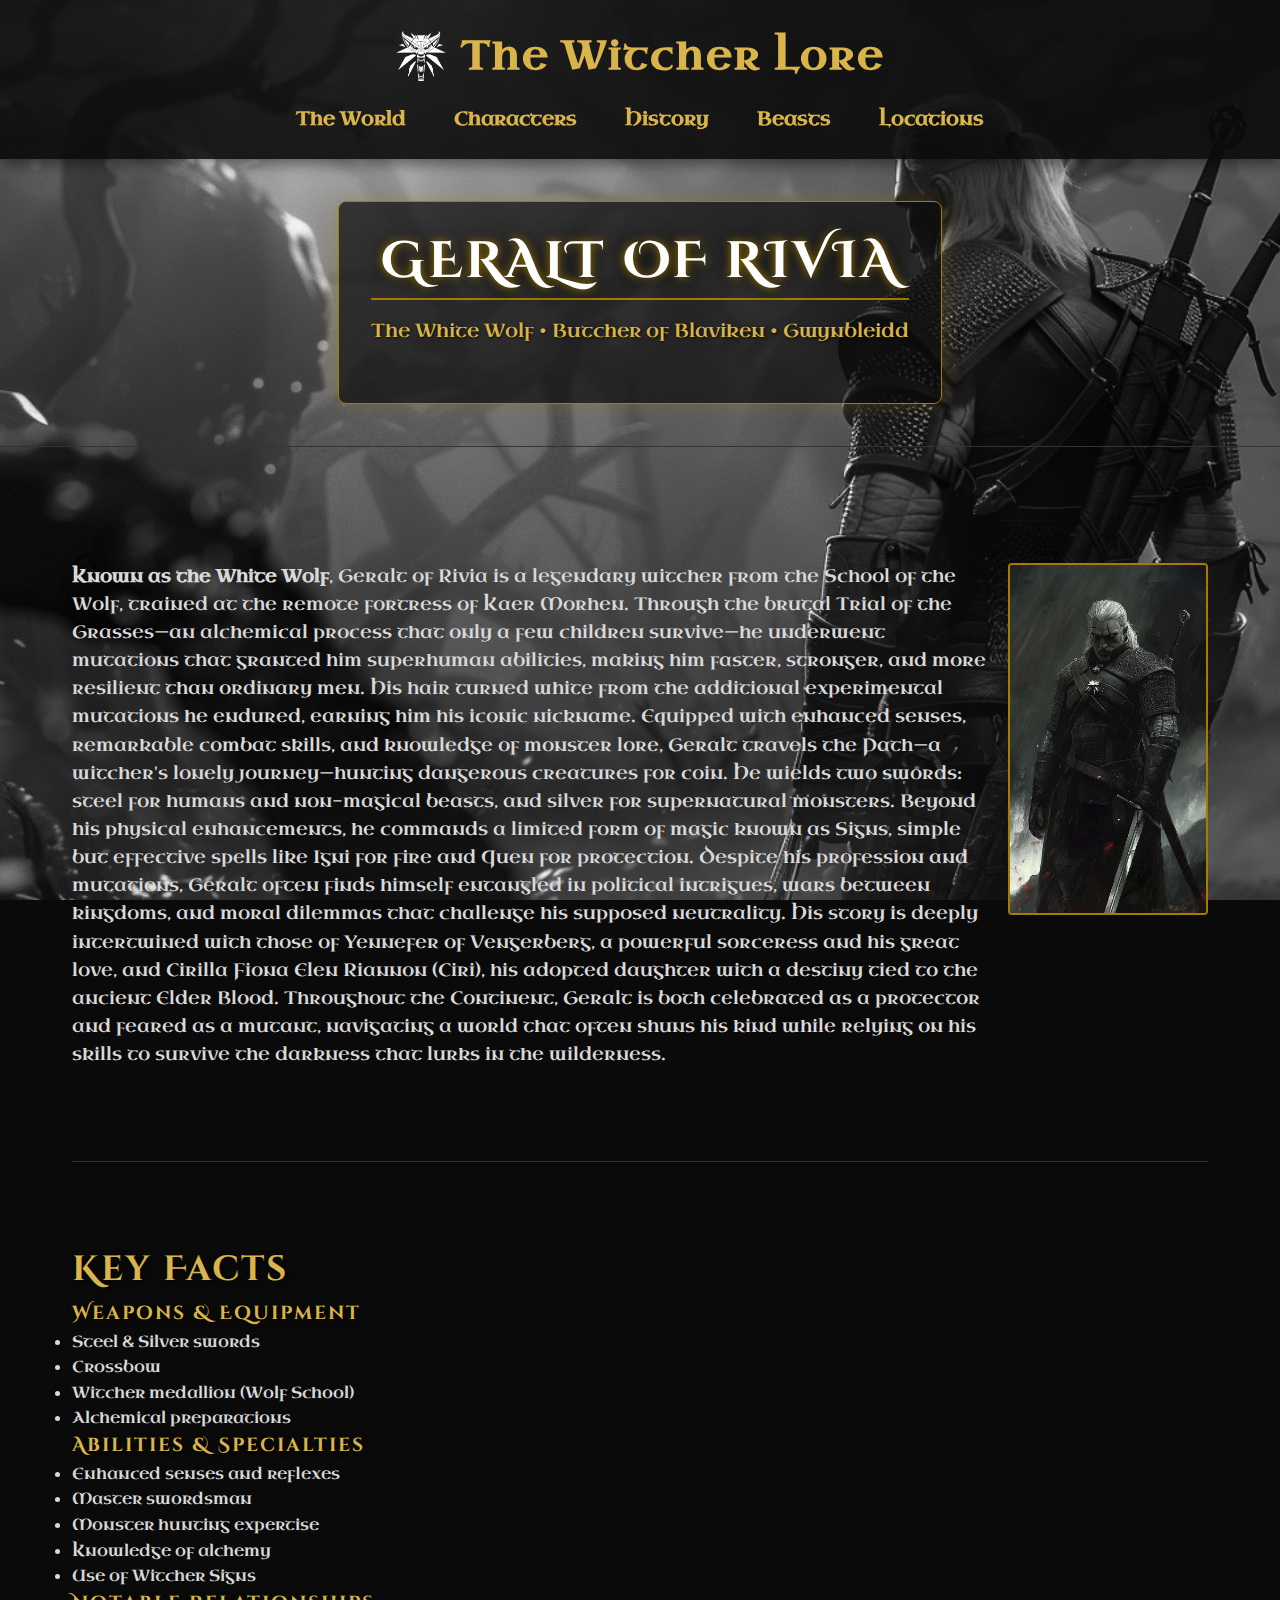
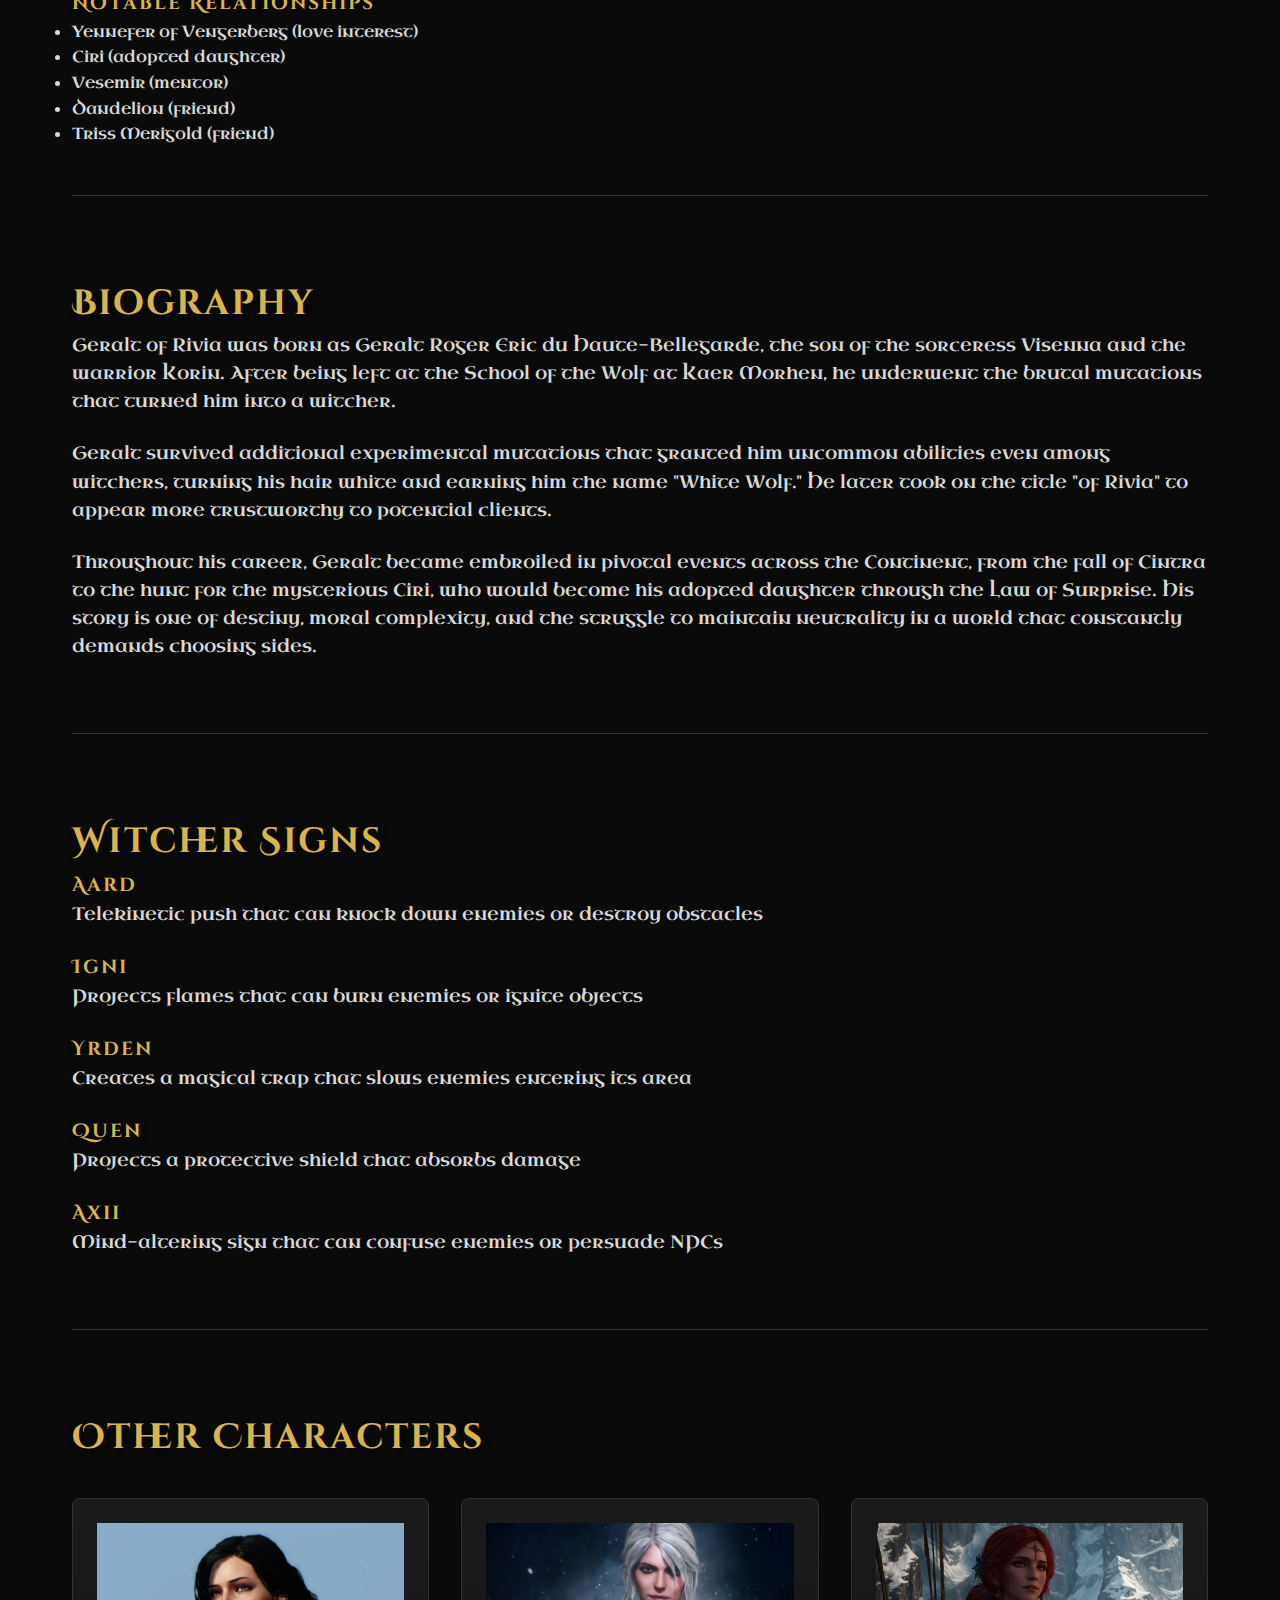
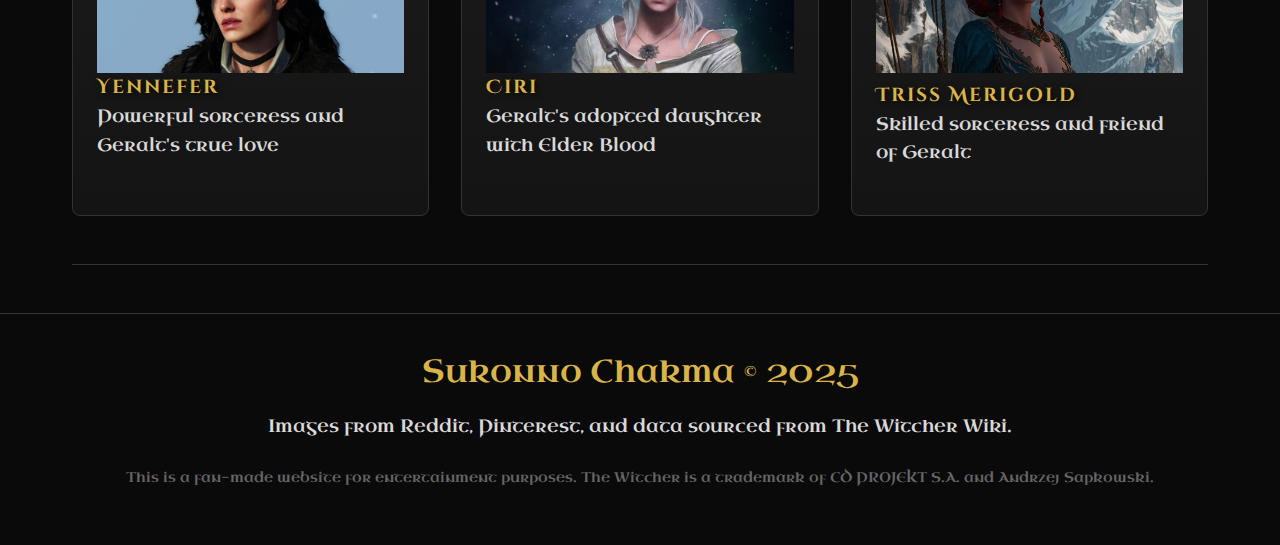
<file: geralt.html>
<!DOCTYPE html>
<html lang="en">
<head>
  <meta charset="UTF-8">
  <meta name="viewport" content="width=device-width, initial-scale=1.0">
  <title>Geralt of Rivia — Witcher Lore</title>
  <link rel="stylesheet" href="style.css">
  <script src="index.js" defer></script>
  <link href="https://fonts.googleapis.com/css2?family=Cinzel+Decorative:wght@400;700&family=Uncial+Antiqua&display=swap" rel="stylesheet">
</head>
<body  style="
    background: url('images/geralt_background.png') no-repeat center center fixed;
    background-size: cover;
    background-color: #0a0a0a">

  <header>
    <div class="container">
      <div class="logo">
        <img src="images/witcher_logo.png" alt="The Witcher Logo" class="logo-icon">
        <div class="logo-text">The Witcher Lore</div>
      </div>
      <nav>
        <ul>
          <li><a href="index.html#world">The World</a></li>
          <li><a href="index.html#characters">Characters</a></li>
          <li><a href="index.html#history">History</a></li>
          <li><a href="index.html#beasts">Beasts</a></li>
          <li><a href="index.html#locations">Locations</a></li>
        </ul>
      </nav>
    </div>
  </header>

  <main class="page character-page">
    <!-- Hero Section -->
    <section class="character-hero">
      <div class="hero-content">
        <h1>Geralt of Rivia</h1>
        <p>The White Wolf • Butcher of Blaviken • Gwynbleidd</p>
      </div>
    </section>

    <div class="container">
      <!-- Character Intro -->
      <section class="character-intro">
<div class="description-with-image" style="display: flex; align-items: flex-start; gap: 20px; margin: 20px 0;">
  <div style="flex: 1;">
      <p><strong>Known as the White Wolf</strong>, Geralt of Rivia is a legendary witcher from the School of the Wolf, trained at the remote fortress of Kaer Morhen. Through the brutal Trial of the Grasses—an alchemical process that only a few children survive—he underwent mutations that granted him superhuman abilities, making him faster, stronger, and more resilient than ordinary men. His hair turned white from the additional experimental mutations he endured, earning him his iconic nickname.
                 Equipped with enhanced senses, remarkable combat skills, and knowledge of monster lore, Geralt travels the Path—a witcher's lonely journey—hunting dangerous creatures for coin. He wields two swords: steel for humans and non-magical beasts, and silver for supernatural monsters. Beyond his physical enhancements, he commands a limited form of magic known as Signs, simple but effective spells like Igni for fire and Quen for protection.

                 Despite his profession and mutations, Geralt often finds himself entangled in political intrigues, wars between kingdoms, and moral dilemmas that challenge his supposed neutrality. His story is deeply intertwined with those of Yennefer of Vengerberg, a powerful sorceress and his great love, and Cirilla Fiona Elen Riannon (Ciri), his adopted daughter with a destiny tied to the ancient Elder Blood. Throughout the Continent, Geralt is both celebrated as a protector and feared as a mutant, navigating a world that often shuns his kind while relying on his skills to survive the darkness that lurks in the wilderness.</p>
  </div>
  <div style="flex-shrink: 0; width: 200px;">
    <img src="images/geralt_image.jpg" alt="Geralt of Rivia" style="width: 100%; height: auto; border: 2px solid #a67c00; border-radius: 4px;">
  </div>
</div>
      </section>

      <!-- Key Facts -->
      <section class="character-facts">
        <h2>Key Facts</h2>
        <div class="fact-grid">
          <div class="fact-card">
            <h3>Weapons & Equipment</h3>
            <ul>
              <li>Steel & Silver swords</li>
              <li>Crossbow</li>
              <li>Witcher medallion (Wolf School)</li>
              <li>Alchemical preparations</li>
            </ul>
          </div>
          <div class="fact-card">
            <h3>Abilities & Specialties</h3>
            <ul>
              <li>Enhanced senses and reflexes</li>
              <li>Master swordsman</li>
              <li>Monster hunting expertise</li>
              <li>Knowledge of alchemy</li>
              <li>Use of Witcher Signs</li>
            </ul>
          </div>
          <div class="fact-card">
            <h3>Notable Relationships</h3>
            <ul>
              <li>Yennefer of Vengerberg (love interest)</li>
              <li>Ciri (adopted daughter)</li>
              <li>Vesemir (mentor)</li>
              <li>Dandelion (friend)</li>
              <li>Triss Merigold (friend)</li>
            </ul>
          </div>
        </div>
      </section>

      <!-- Biography -->
      <section class="character-biography">
        <h2>Biography</h2>
        <div class="bio-content">
          <p>Geralt of Rivia was born as Geralt Roger Eric du Haute-Bellegarde, the son of the sorceress Visenna and the warrior Korin. 
          After being left at the School of the Wolf at Kaer Morhen, he underwent the brutal mutations that turned him into a witcher.</p>
          
          <p>Geralt survived additional experimental mutations that granted him uncommon abilities even among witchers, 
          turning his hair white and earning him the name "White Wolf." He later took on the title "of Rivia" to appear more trustworthy to potential clients.</p>
          
          <p>Throughout his career, Geralt became embroiled in pivotal events across the Continent, from the fall of Cintra to the hunt for the 
          mysterious Ciri, who would become his adopted daughter through the Law of Surprise. His story is one of destiny, moral complexity, 
          and the struggle to maintain neutrality in a world that constantly demands choosing sides.</p>
        </div>
      </section>

      <!-- Witcher Signs -->
      <section class="character-abilities">
        <h2>Witcher Signs</h2>
        <div class="abilities-grid">
          <div class="ability-card">
            <h3>Aard</h3>
            <p>Telekinetic push that can knock down enemies or destroy obstacles</p>
          </div>
          <div class="ability-card">
            <h3>Igni</h3>
            <p>Projects flames that can burn enemies or ignite objects</p>
          </div>
          <div class="ability-card">
            <h3>Yrden</h3>
            <p>Creates a magical trap that slows enemies entering its area</p>
          </div>
          <div class="ability-card">
            <h3>Quen</h3>
            <p>Projects a protective shield that absorbs damage</p>
          </div>
          <div class="ability-card">
            <h3>Axii</h3>
            <p>Mind-altering sign that can confuse enemies or persuade NPCs</p>
          </div>
        </div>
      </section>

      <!-- Other Characters -->
      <section class="related-characters">
        <h2>Other Characters</h2>
        <div class="card-grid">
          <a class="card" href="yennefer.html">
            <div class="card-content">
              <img src="images/Yennefer.jpeg" alt="Yennefer" style="width:100%; height:150px; object-fit:cover; object-position:center top; display:block;">
              <h3>Yennefer</h3>
              <p>Powerful sorceress and Geralt's true love</p>
            </div>
          </a>
          <a class="card" href="ciri.html">
            <div class="card-content">
              <img src="images/ciri.png" alt="Ciri" style="width:100%; height:150px; object-fit:cover; display:block; object-position: center 20%;">
              <h3>Ciri</h3>
              <p>Geralt's adopted daughter with Elder Blood</p>
            </div>
          </a>
          <a class="card" href="triss.html">
            <div class="card-content">
              <img src="images/triss.jpg" alt="Triss" style="width:100%; height:150px; object-fit:cover; object-position:center 20%;">
              <h3>Triss Merigold</h3>
              <p>Skilled sorceress and friend of Geralt</p>
            </div>
          </a>
        </div>
      </section>
    </div>
  </main>

  <!-- Footer -->
  <footer>
    <div class="container">
      <div class="footer-content">
        <div class="footer-logo">Sukonno Chakma © 2025</div>
        <p>Images from Reddit, Pinterest, and data sourced from The Witcher Wiki.</p>
        <p class="copyright">This is a fan-made website for entertainment purposes. The Witcher is a trademark of CD PROJEKT S.A. and Andrzej Sapkowski.</p>
      </div>
    </div>
  </footer>
</body>
</html>
</file>
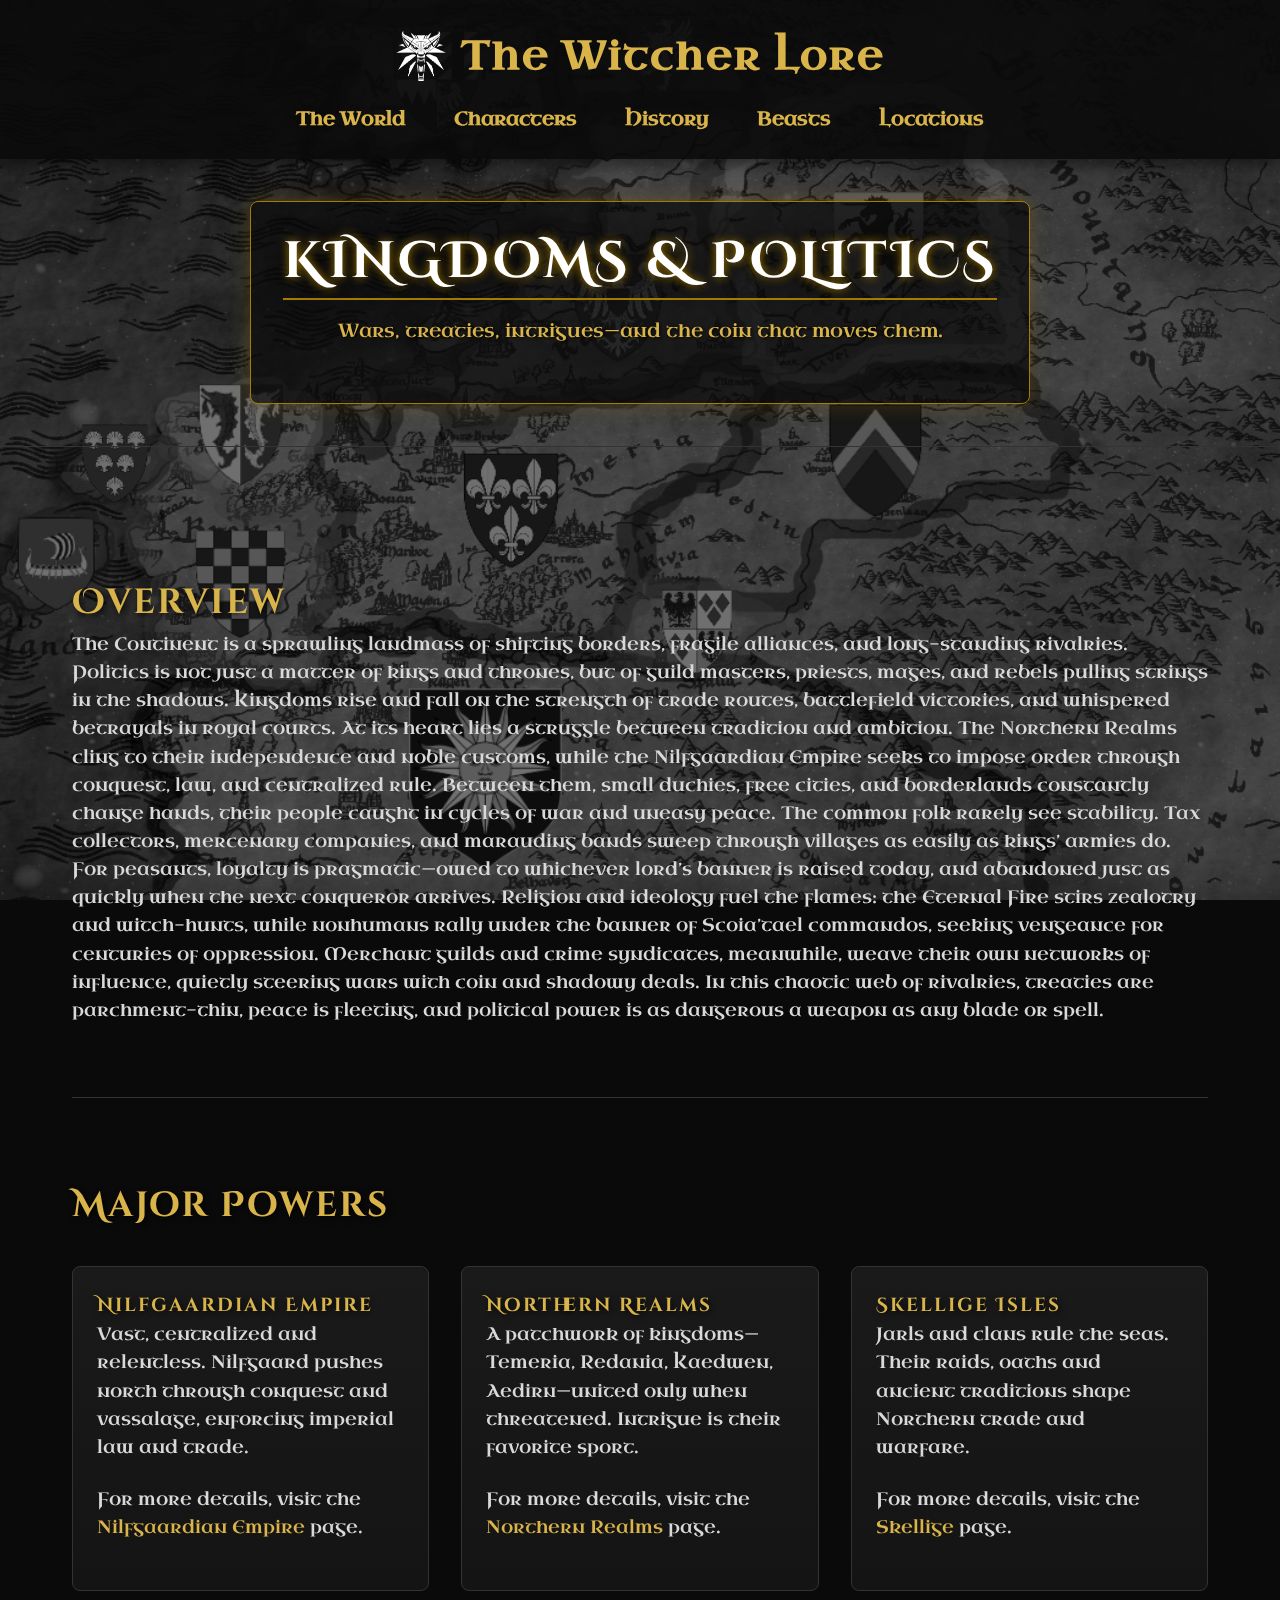
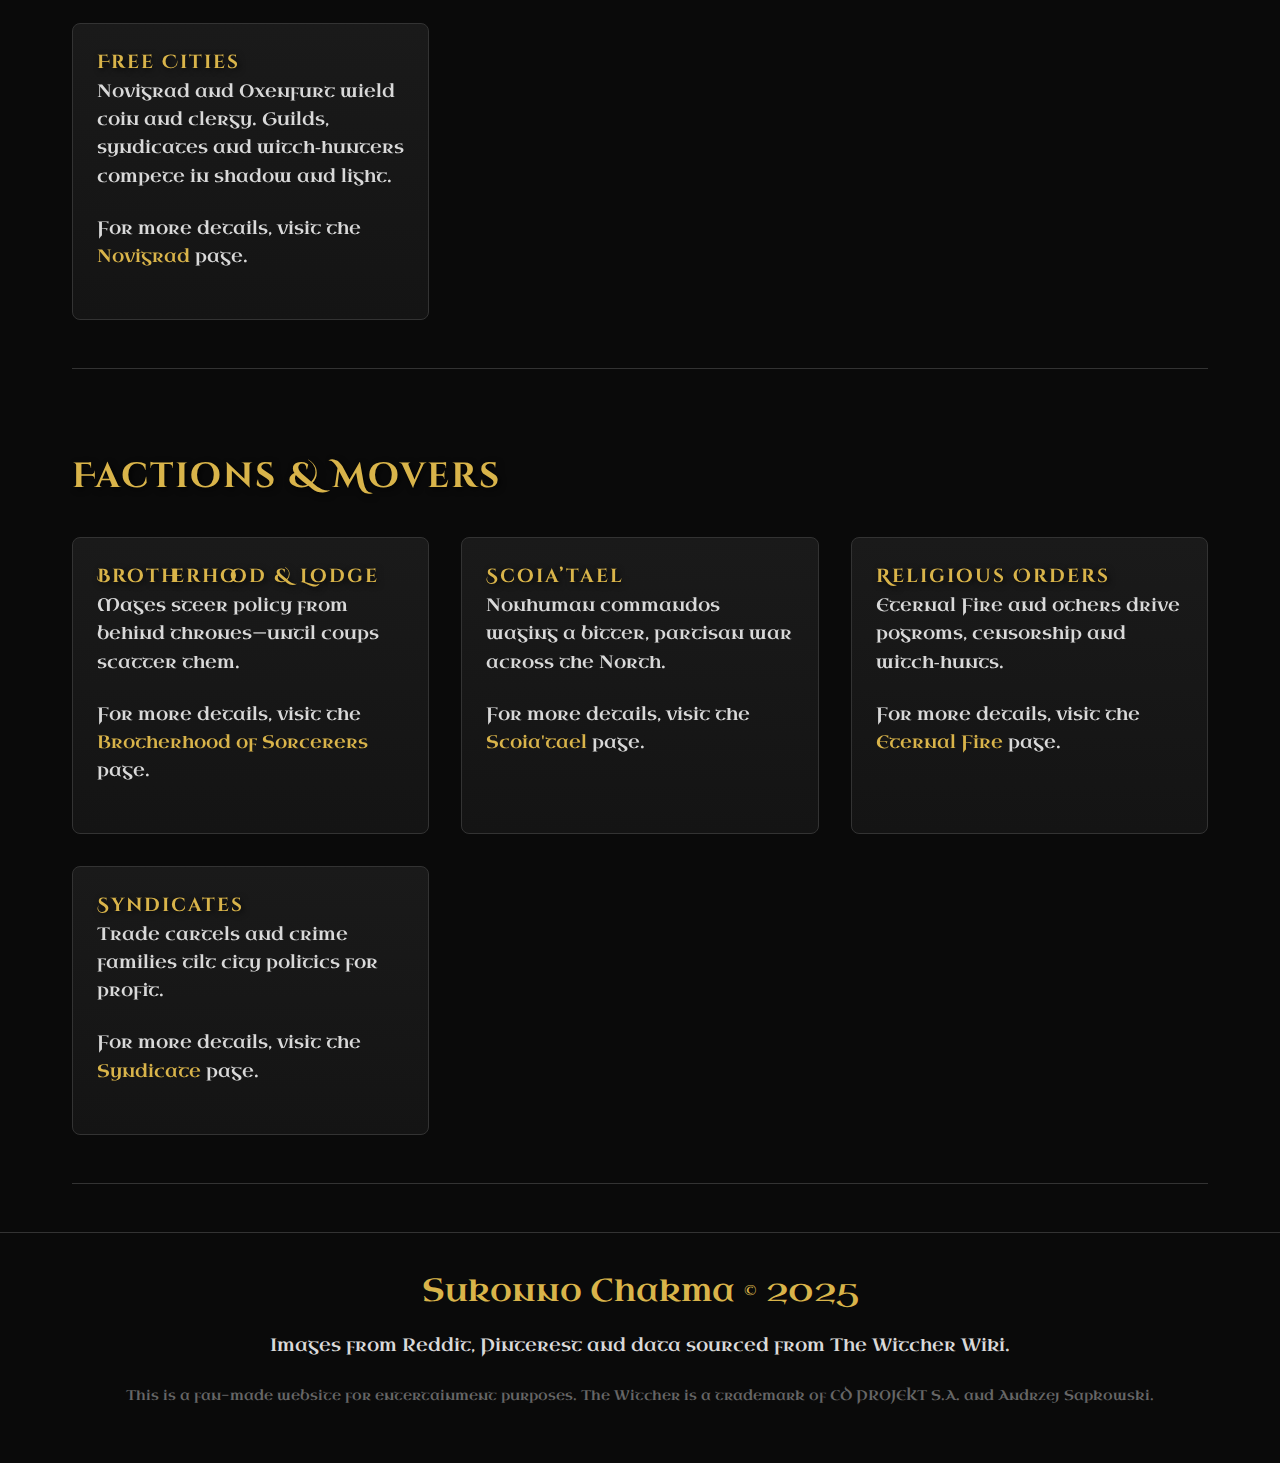
<file: kingdoms.html>
<!DOCTYPE html>
<html lang="en">
<head>
  <meta charset="UTF-8" />
  <meta name="viewport" content="width=device-width, initial-scale=1.0"/>
  <title>Kingdoms & Politics — Witcher Lore</title>
  <link rel="stylesheet" href="style.css" />
  <script src="index.js" defer></script>
  <link href="https://fonts.googleapis.com/css2?family=Cinzel+Decorative:wght@400;700&family=Uncial+Antiqua&display=swap" rel="stylesheet">
</head>
<body class="has-page-bg" style="--page-scrim:.55; background: url('images/politics.png') no-repeat center center fixed; background-size:cover; background-color:#0a0a0a;">
  <header>
    <div class="container">
      <div class="logo">
        <img src="images/witcher_logo.png" alt="The Witcher Logo" class="logo-icon">
        <div class="logo-text">The Witcher Lore</div>
      </div>
      <nav>
        <ul>
          <li><a href="index.html#world">The World</a></li>
          <li><a href="index.html#characters">Characters</a></li>
          <li><a href="index.html#history">History</a></li>
          <li><a href="index.html#beasts">Beasts</a></li>
          <li><a href="index.html#locations">Locations</a></li>
        </ul>
      </nav>
    </div>
  </header>
  <main class="page">
    <section class="character-hero">
      <div class="hero-content">
        <h1>Kingdoms & Politics</h1>
        <p>Wars, treaties, intrigues—and the coin that moves them.</p>
      </div>
    </section>
    <div class="container">
      <section>
  <h2>Overview</h2>
  <p>The Continent is a sprawling landmass of shifting borders, fragile alliances, and long-standing rivalries. Politics is not just a matter of kings and thrones, but of guild masters, priests, mages, and rebels pulling strings in the shadows. Kingdoms rise and fall on the strength of trade routes, battlefield victories, and whispered betrayals in royal courts.

At its heart lies a struggle between tradition and ambition. The Northern Realms cling to their independence and noble customs, while the Nilfgaardian Empire seeks to impose order through conquest, law, and centralized rule. Between them, small duchies, free cities, and borderlands constantly change hands, their people caught in cycles of war and uneasy peace.

The common folk rarely see stability. Tax collectors, mercenary companies, and marauding bands sweep through villages as easily as kings’ armies do. For peasants, loyalty is pragmatic—owed to whichever lord’s banner is raised today, and abandoned just as quickly when the next conqueror arrives.

Religion and ideology fuel the flames: the Eternal Fire stirs zealotry and witch-hunts, while nonhumans rally under the banner of Scoia’tael commandos, seeking vengeance for centuries of oppression. Merchant guilds and crime syndicates, meanwhile, weave their own networks of influence, quietly steering wars with coin and shadowy deals.

In this chaotic web of rivalries, treaties are parchment-thin, peace is fleeting, and political power is as dangerous a weapon as any blade or spell.</p>
</section>

<section>
  <h2>Major Powers</h2>
  <div class="card-grid">
    <div class="card">
      <div class="card-content">
        <h3>Nilfgaardian Empire</h3>
        <p>Vast, centralized and relentless. Nilfgaard pushes north through conquest and vassalage, enforcing imperial law and trade.</p>
        <p>For more details, visit the <a href="https://witcher.fandom.com/wiki/Nilfgaardian_Empire">Nilfgaardian Empire</a> page.</p>
      </div>
    </div>
    <div class="card">
      <div class="card-content">
        <h3>Northern Realms</h3>
        <p>A patchwork of kingdoms—Temeria, Redania, Kaedwen, Aedirn—united only when threatened. Intrigue is their favorite sport.</p>
        <p>For more details, visit the <a href="https://witcher.fandom.com/wiki/Northern_Realms">Northern Realms</a> page.</p>
      </div>
    </div>
    <div class="card">
      <div class="card-content">
        <h3>Skellige Isles</h3>
        <p>Jarls and clans rule the seas. Their raids, oaths and ancient traditions shape Northern trade and warfare.</p>
        <p>For more details, visit the <a href="https://witcher.fandom.com/wiki/Skellige">Skellige</a> page.</p>
      </div>
    </div>
    <div class="card">
      <div class="card-content">
        <h3>Free Cities</h3>
        <p>Novigrad and Oxenfurt wield coin and clergy. Guilds, syndicates and witch‑hunters compete in shadow and light.</p>
        <p>For more details, visit the <a href="https://witcher.fandom.com/wiki/Novigrad">Novigrad</a> page.</p>
      </div>
    </div>
  </div>
</section>

<section>
  <h2>Factions & Movers</h2>
  <div class="card-grid">
    <div class="card"><div class="card-content"><h3>Brotherhood & Lodge</h3>
      <p>Mages steer policy from behind thrones—until coups scatter them.</p>
      <p>For more details, visit the <a href="https://witcher.fandom.com/wiki/Brotherhood_of_Sorcerers">Brotherhood of Sorcerers</a> page.</p>
    </div>
  </div>
    <div class="card"><div class="card-content"><h3>Scoia’tael</h3>
      <p>Nonhuman commandos waging a bitter, partisan war across the North.</p>
      <p>For more details, visit the <a href="https://witcher.fandom.com/wiki/Scoia%27tael">Scoia'tael</a> page.</p>
    </div>
  </div>
    <div class="card"><div class="card-content"><h3>Religious Orders</h3>
      <p>Eternal Fire and others drive pogroms, censorship and witch‑hunts.</p>
      <p>For more details, visit the <a href="https://witcher.fandom.com/wiki/Eternal_Fire">Eternal Fire</a> page.</p>
    </div>
  </div>
    <div class="card"><div class="card-content"><h3> Syndicates</h3>
      <p>Trade cartels and crime families tilt city politics for profit.</p>
      <p>For more details, visit the <a href="https://witcher.fandom.com/wiki/Syndicate">Syndicate</a> page.</p>
    </div>
  </div>
</section>


    </div>
  </main>
    <footer>
        <div class="container">
            <div class="footer-content">
                <div class="footer-logo">Sukonno Chakma © 2025</div>
                <p>Images from Reddit, Pinterest and data sourced from The Witcher Wiki.</p>
                <p class="copyright">This is a fan-made website for entertainment purposes. The Witcher is a trademark of CD PROJEKT S.A. and Andrzej Sapkowski.</p>
            </div>
        </div>
    </footer>
</body>
</html>
</file>
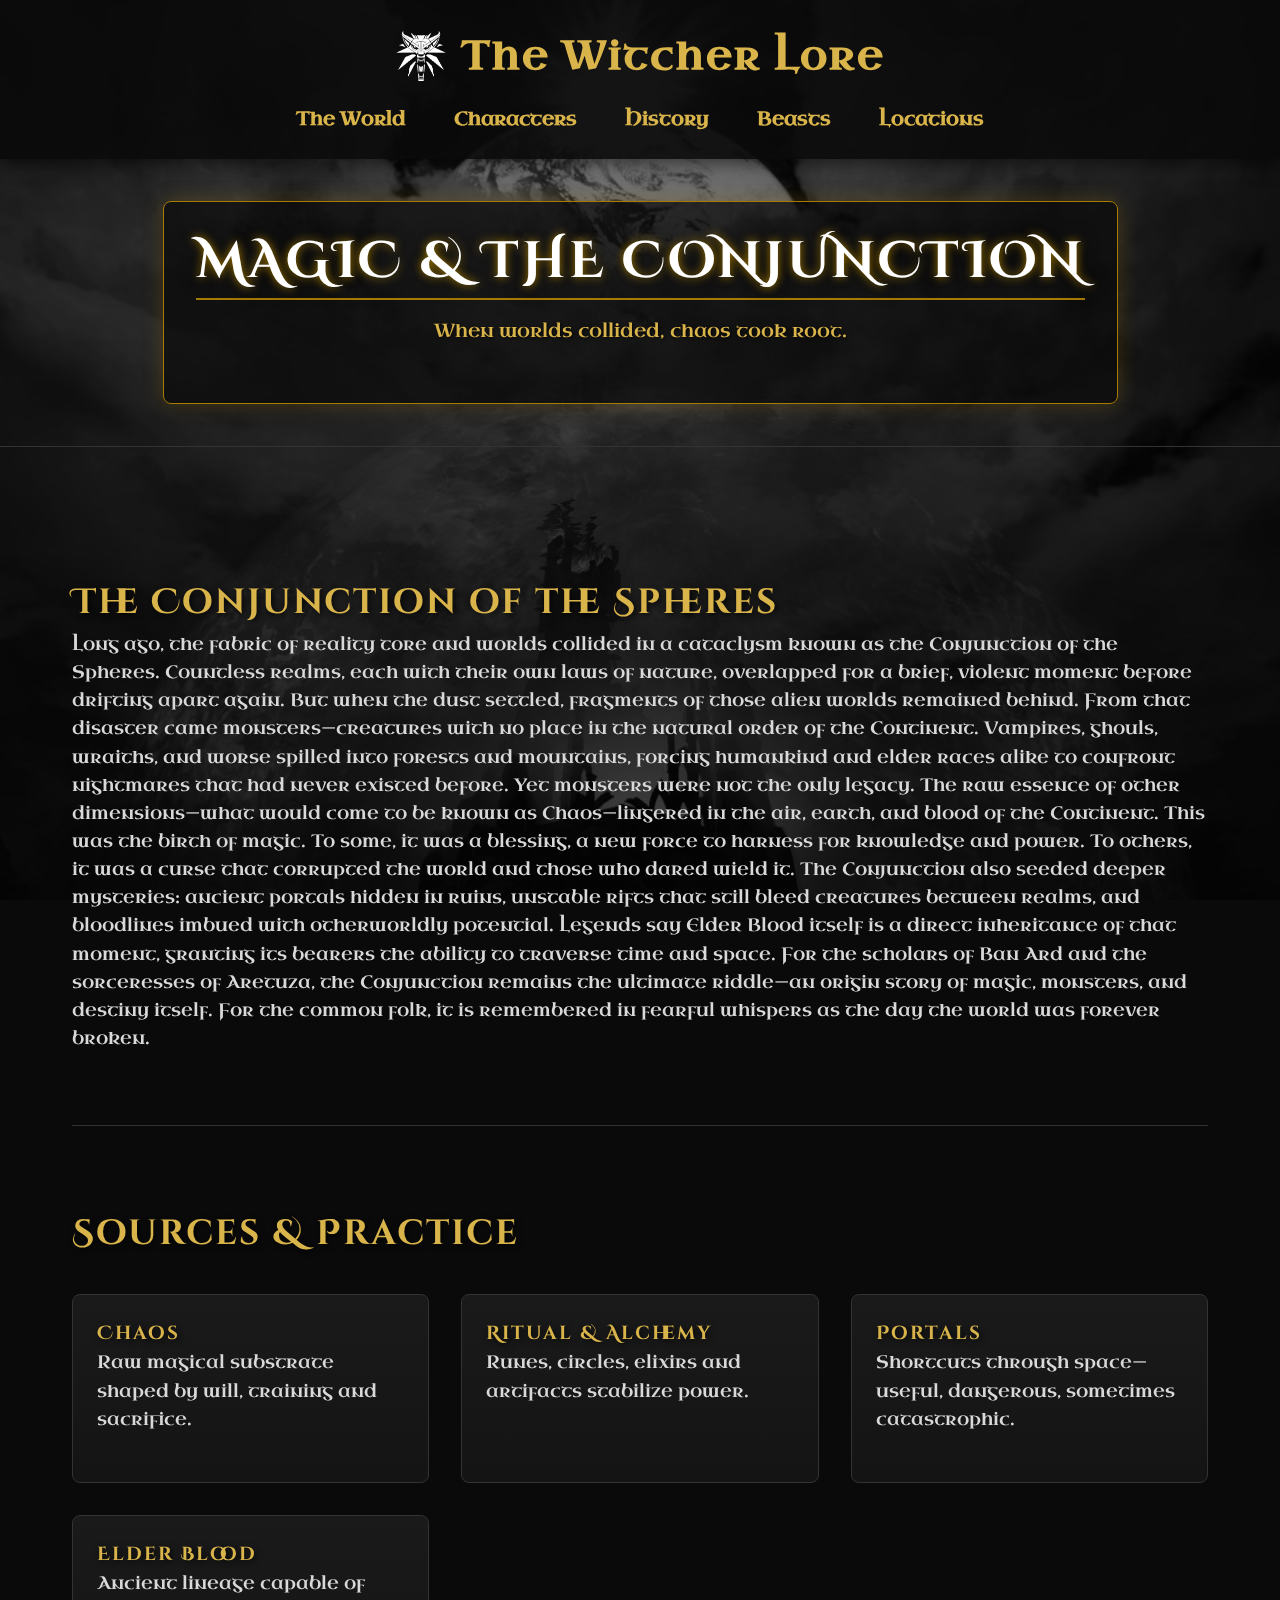
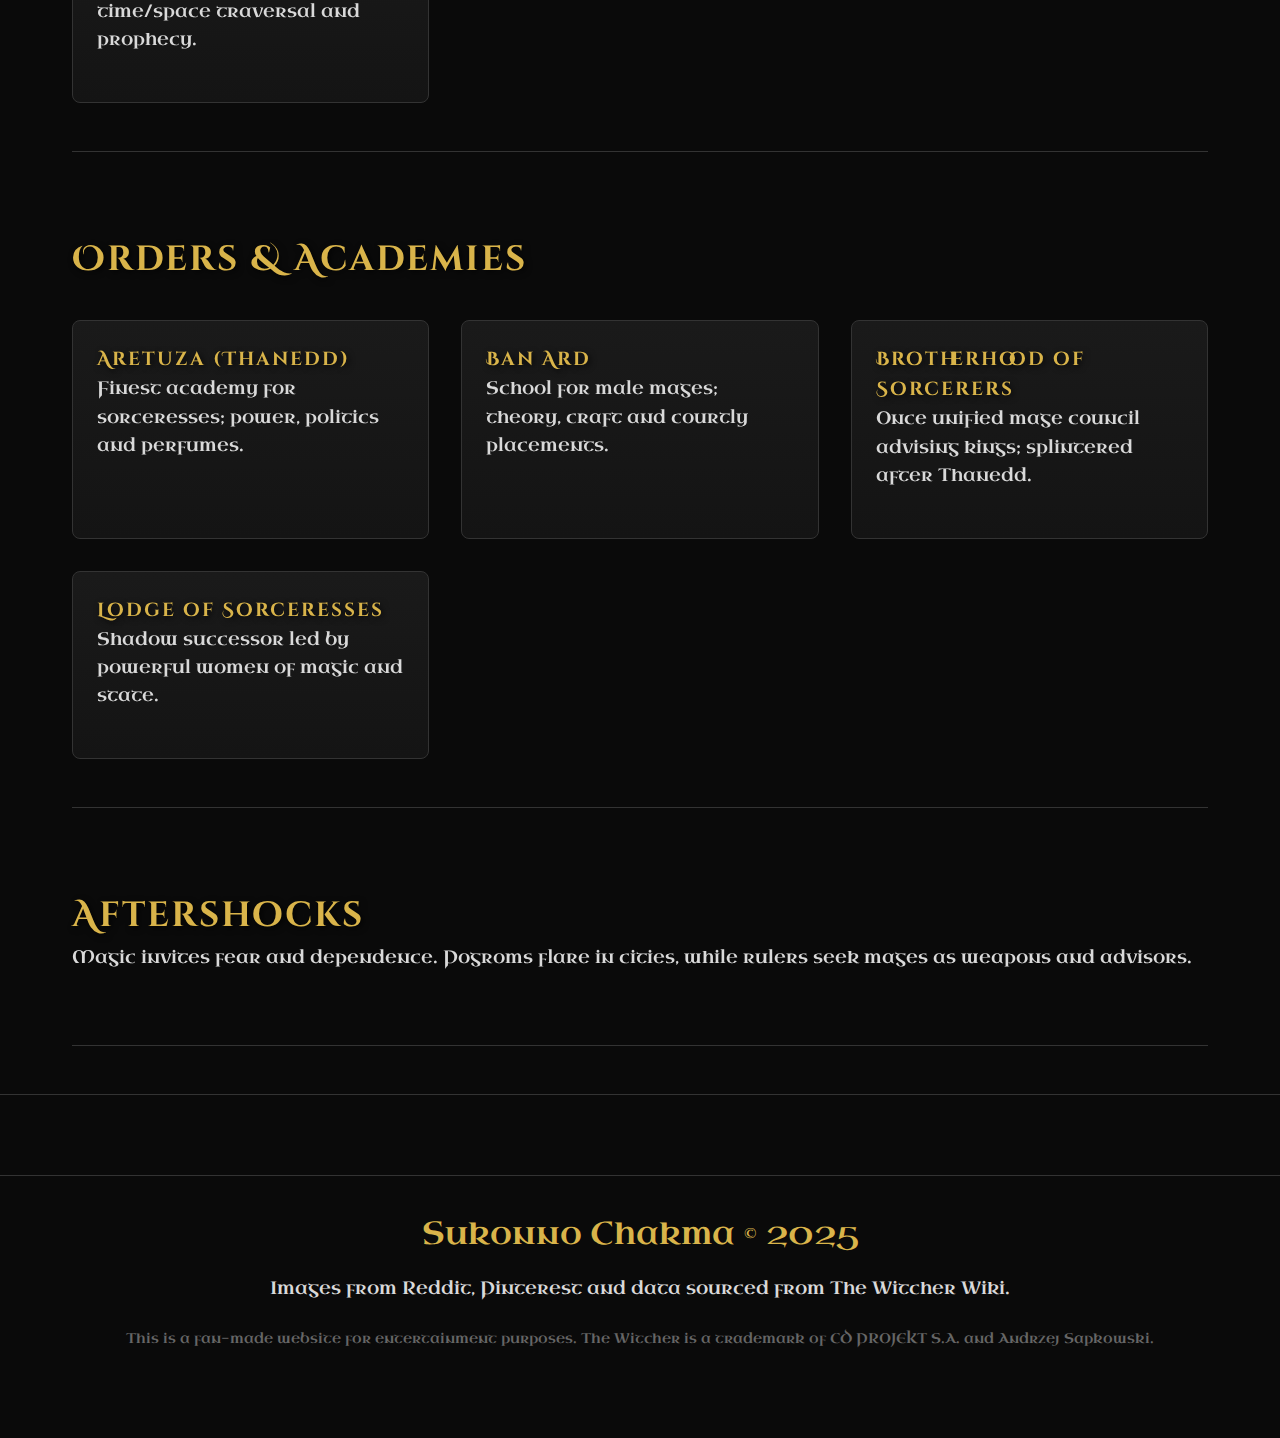
<file: magic.html>
<!DOCTYPE html>
<html lang="en">
<head>
  <meta charset="UTF-8" />
  <meta name="viewport" content="width=device-width, initial-scale=1.0"/>
  <title>Magic & The Conjunction — Witcher Lore</title>
  <link rel="stylesheet" href="style.css" />
  <script src="index.js" defer></script>
  <link href="https://fonts.googleapis.com/css2?family=Cinzel+Decorative:wght@400;700&family=Uncial+Antiqua&display=swap" rel="stylesheet">
</head>
<body class="has-page-bg" style="--page-scrim:.55; background: url('images/conjunction.jpg') no-repeat center center fixed; background-size:cover; background-color:#0a0a0a;">
  <header>
    <div class="container">
      <div class="logo">
        <img src="images/witcher_logo.png" alt="The Witcher Logo" class="logo-icon">
        <div class="logo-text">The Witcher Lore</div>
      </div>
      <nav>
        <ul>
          <li><a href="index.html#world">The World</a></li>
          <li><a href="index.html#characters">Characters</a></li>
          <li><a href="index.html#history">History</a></li>
          <li><a href="index.html#beasts">Beasts</a></li>
          <li><a href="index.html#locations">Locations</a></li>
        </ul>
      </nav>
    </div>
  </header>
  <main class="page">
    <section class="character-hero">
      <div class="hero-content">
        <h1>Magic & The Conjunction</h1>
        <p>When worlds collided, chaos took root.</p>
      </div>
    </section>
    <div class="container">
      <section>
  <h2>The Conjunction of the Spheres</h2>
  <p>Long ago, the fabric of reality tore and worlds collided in a cataclysm known as the Conjunction of the Spheres. Countless realms, each with their own laws of nature, overlapped for a brief, violent moment before drifting apart again. But when the dust settled, fragments of those alien worlds remained behind.

From that disaster came monsters—creatures with no place in the natural order of the Continent. Vampires, ghouls, wraiths, and worse spilled into forests and mountains, forcing humankind and elder races alike to confront nightmares that had never existed before.

Yet monsters were not the only legacy. The raw essence of other dimensions—what would come to be known as Chaos—lingered in the air, earth, and blood of the Continent. This was the birth of magic. To some, it was a blessing, a new force to harness for knowledge and power. To others, it was a curse that corrupted the world and those who dared wield it.

The Conjunction also seeded deeper mysteries: ancient portals hidden in ruins, unstable rifts that still bleed creatures between realms, and bloodlines imbued with otherworldly potential. Legends say Elder Blood itself is a direct inheritance of that moment, granting its bearers the ability to traverse time and space.

For the scholars of Ban Ard and the sorceresses of Aretuza, the Conjunction remains the ultimate riddle—an origin story of magic, monsters, and destiny itself. For the common folk, it is remembered in fearful whispers as the day the world was forever broken.</p>
</section>

<section>
  <h2>Sources & Practice</h2>
  <div class="card-grid">
    <div class="card"><div class="card-content"><h3>Chaos</h3><p>Raw magical substrate shaped by will, training and sacrifice.</p></div></div>
    <div class="card"><div class="card-content"><h3>Ritual & Alchemy</h3><p>Runes, circles, elixirs and artifacts stabilize power.</p></div></div>
    <div class="card"><div class="card-content"><h3>Portals</h3><p>Shortcuts through space—useful, dangerous, sometimes catastrophic.</p></div></div>
    <div class="card"><div class="card-content"><h3>Elder Blood</h3><p>Ancient lineage capable of time/space traversal and prophecy.</p></div></div>
  </div>
</section>

<section>
  <h2>Orders & Academies</h2>
  <div class="card-grid">
    <div class="card"><div class="card-content"><h3>Aretuza (Thanedd)</h3><p>Finest academy for sorceresses; power, politics and perfumes.</p></div></div>
    <div class="card"><div class="card-content"><h3>Ban Ard</h3><p>School for male mages; theory, craft and courtly placements.</p></div></div>
    <div class="card"><div class="card-content"><h3>Brotherhood of Sorcerers</h3><p>Once unified mage council advising kings; splintered after Thanedd.</p></div></div>
    <div class="card"><div class="card-content"><h3>Lodge of Sorceresses</h3><p>Shadow successor led by powerful women of magic and state.</p></div></div>
  </div>
</section>

<section>
  <h2>Aftershocks</h2>
  <p>Magic invites fear and dependence. Pogroms flare in cities, while rulers seek mages as weapons and advisors.</p>
</section>
    </div>
  </main>
  <footer>
    <footer>
        <div class="container">
            <div class="footer-content">
                <div class="footer-logo">Sukonno Chakma © 2025</div>
                <p>Images from Reddit, Pinterest and data sourced from The Witcher Wiki.</p>
                <p class="copyright">This is a fan-made website for entertainment purposes. The Witcher is a trademark of CD PROJEKT S.A. and Andrzej Sapkowski.</p>
            </div>
        </div>
    </footer>
</body>
</html>
</file>
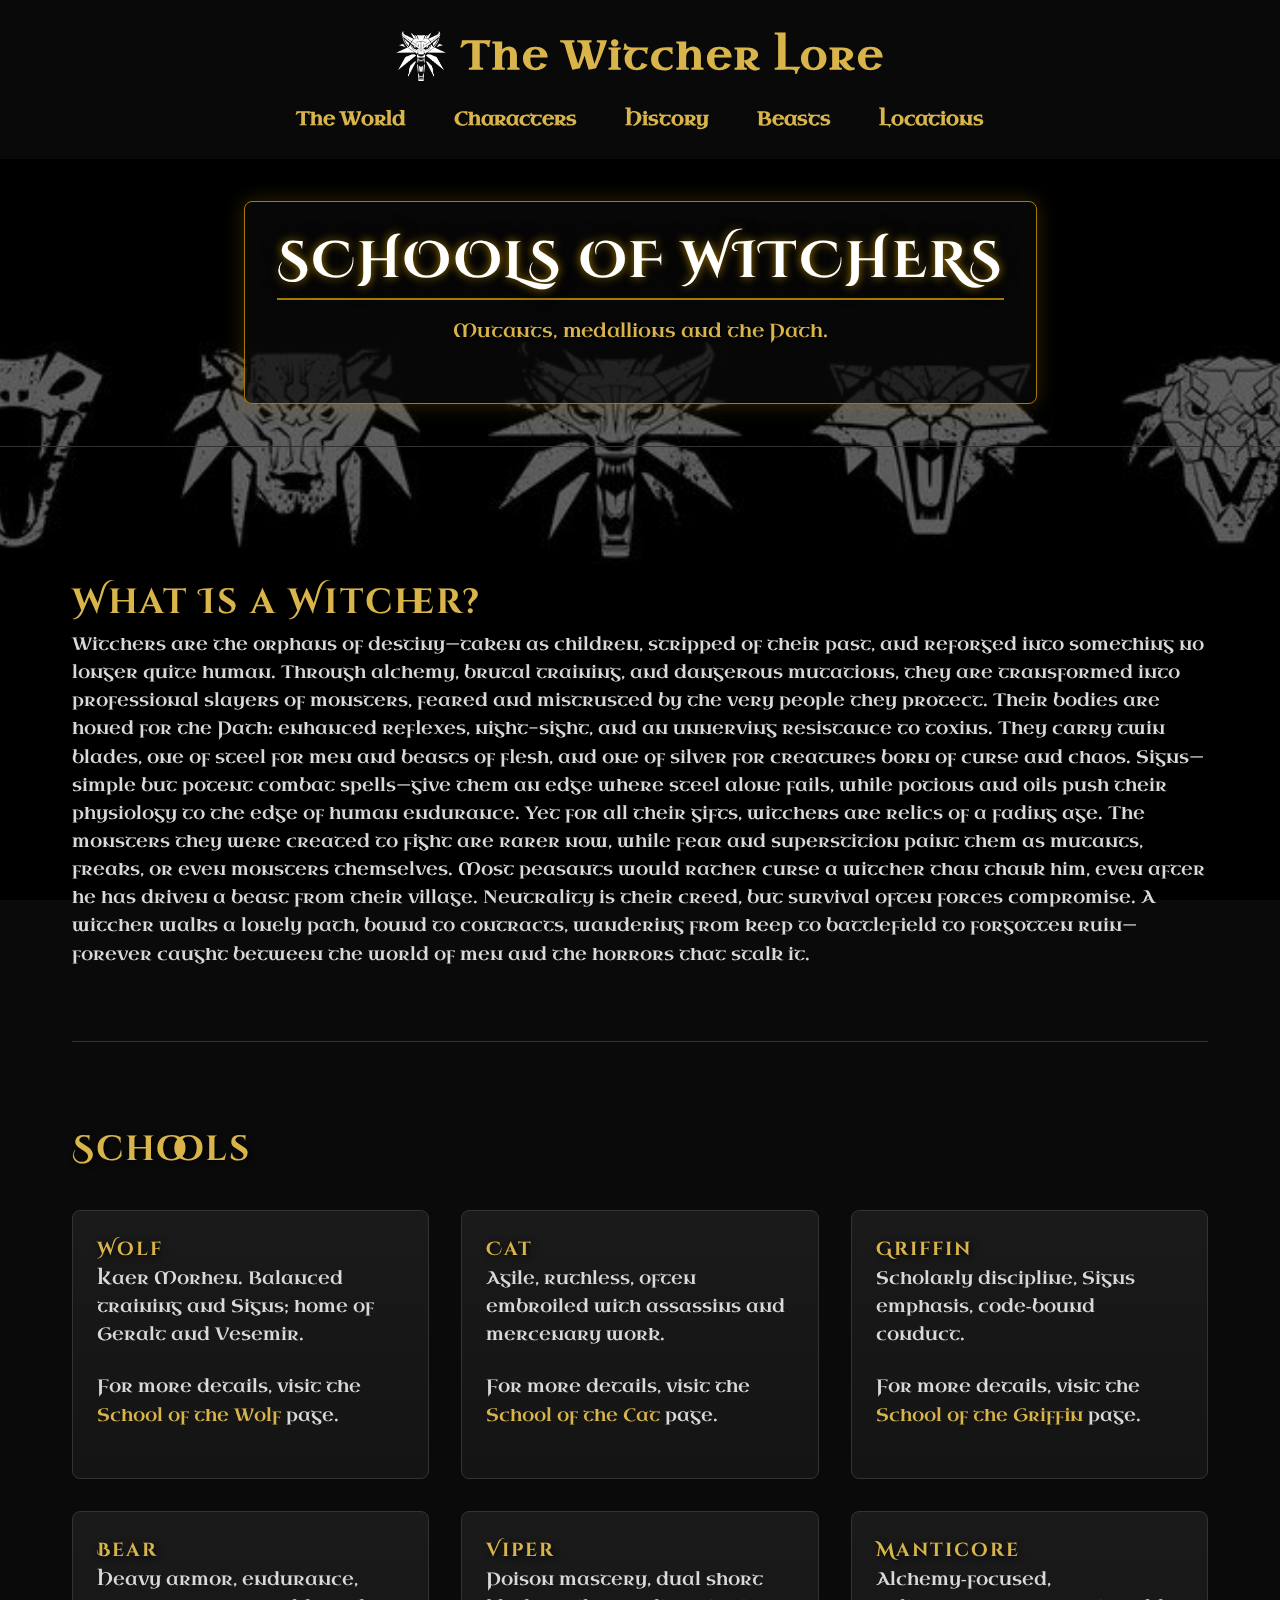
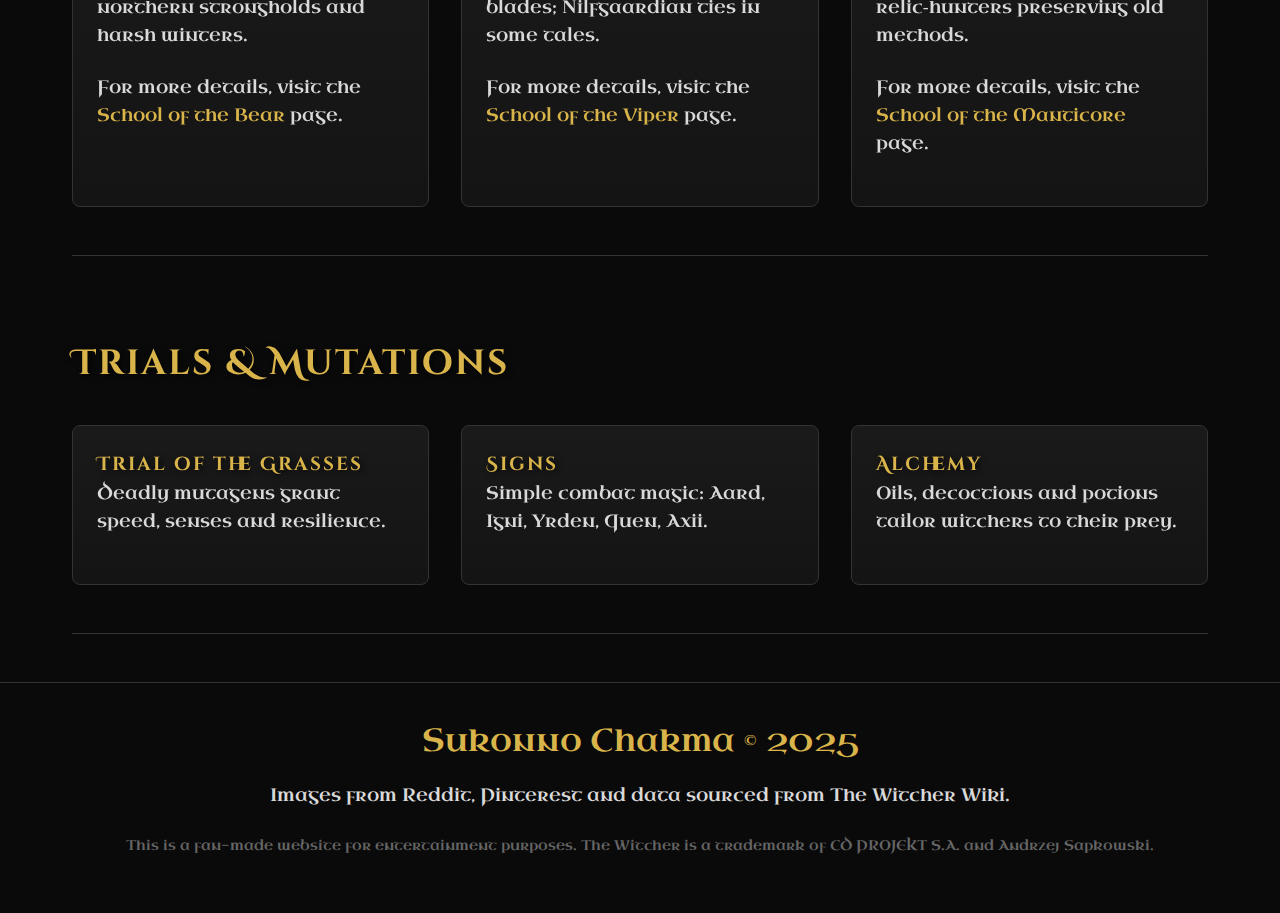
<file: schools.html>
<!DOCTYPE html>
<html lang="en">
<head>
  <meta charset="UTF-8" />
  <meta name="viewport" content="width=device-width, initial-scale=1.0"/>
  <title>Schools of Witchers — Witcher Lore</title>
  <link rel="stylesheet" href="style.css" />
  <script src="index.js" defer></script>
  <link href="https://fonts.googleapis.com/css2?family=Cinzel+Decorative:wght@400;700&family=Uncial+Antiqua&display=swap" rel="stylesheet">
</head>
<body class="has-page-bg" style="--page-scrim:.55; background: url('images/witchers.jpg') no-repeat center center fixed; background-size: cover; background-color:#0a0a0a;">
  <header>
    <div class="container">
      <div class="logo">
        <img src="images/witcher_logo.png" alt="The Witcher Logo" class="logo-icon">
        <div class="logo-text">The Witcher Lore</div>
      </div>
      <nav>
        <ul>
          <li><a href="index.html#world">The World</a></li>
          <li><a href="index.html#characters">Characters</a></li>
          <li><a href="index.html#history">History</a></li>
          <li><a href="index.html#beasts">Beasts</a></li>
          <li><a href="index.html#locations">Locations</a></li>
        </ul>
      </nav>
    </div>
  </header>
  <main class="page">
    <section class="character-hero">
      <div class="hero-content">
        <h1>Schools of Witchers</h1>
        <p>Mutants, medallions and the Path.</p>
      </div>
    </section>
    <div class="container">
      <section>
  <h2>What Is a Witcher?</h2>
  <p>Witchers are the orphans of destiny—taken as children, stripped of their past, and reforged into something no longer quite human. Through alchemy, brutal training, and dangerous mutations, they are transformed into professional slayers of monsters, feared and mistrusted by the very people they protect.

Their bodies are honed for the Path: enhanced reflexes, night-sight, and an unnerving resistance to toxins. They carry twin blades, one of steel for men and beasts of flesh, and one of silver for creatures born of curse and chaos. Signs—simple but potent combat spells—give them an edge where steel alone fails, while potions and oils push their physiology to the edge of human endurance.

Yet for all their gifts, witchers are relics of a fading age. The monsters they were created to fight are rarer now, while fear and superstition paint them as mutants, freaks, or even monsters themselves. Most peasants would rather curse a witcher than thank him, even after he has driven a beast from their village.

Neutrality is their creed, but survival often forces compromise. A witcher walks a lonely path, bound to contracts, wandering from keep to battlefield to forgotten ruin—forever caught between the world of men and the horrors that stalk it.</p>
</section>

<section>
  <h2>Schools</h2>
  <div class="card-grid">
    <div class="card"><div class="card-content"><h3>Wolf</h3><p>Kaer Morhen. Balanced training and Signs; home of Geralt and Vesemir.</p>
    <p>For more details, visit the <a href="https://witcher.fandom.com/wiki/School_of_the_Wolf">School of the Wolf</a> page.</p>
  </div></div>
    <div class="card"><div class="card-content"><h3>Cat</h3><p>Agile, ruthless, often embroiled with assassins and mercenary work.</p>
    <p>For more details, visit the <a href="https://witcher.fandom.com/wiki/School_of_the_Cat">School of the Cat</a> page.</p>
    </div></div>
    <div class="card"><div class="card-content"><h3>Griffin</h3><p>Scholarly discipline, Signs emphasis, code‑bound conduct.</p>
    <p>For more details, visit the <a href="https://witcher.fandom.com/wiki/School_of_the_Griffin">School of the Griffin</a> page.</p>
    </div></div>
    <div class="card"><div class="card-content"><h3>Bear</h3><p>Heavy armor, endurance, northern strongholds and harsh winters.</p>
    <p>For more details, visit the <a href="https://witcher.fandom.com/wiki/School_of_the_Bear">School of the Bear</a> page.</p>
    </div></div>
    <div class="card"><div class="card-content"><h3>Viper</h3><p>Poison mastery, dual short blades; Nilfgaardian ties in some tales.</p>
    <p>For more details, visit the <a href="https://witcher.fandom.com/wiki/School_of_the_Viper">School of the Viper</a> page.</p>
    </div></div>
    <div class="card"><div class="card-content"><h3>Manticore</h3><p>Alchemy‑focused, relic‑hunters preserving old methods.</p>
    <p>For more details, visit the <a href="https://witcher.fandom.com/wiki/School_of_the_Manticore">School of the Manticore</a> page.</p>
    </div></div>
  </div>
</section>

<section>
  <h2>Trials & Mutations</h2>
  <div class="card-grid">
    <div class="card"><div class="card-content"><h3>Trial of the Grasses</h3><p>Deadly mutagens grant speed, senses and resilience.</p></div></div>
    <div class="card"><div class="card-content"><h3>Signs</h3><p>Simple combat magic: Aard, Igni, Yrden, Quen, Axii.</p></div></div>
    <div class="card"><div class="card-content"><h3>Alchemy</h3><p>Oils, decoctions and potions tailor witchers to their prey.</p></div></div>
  </div>
</section>
    </div>
  </main>
    <footer>
        <div class="container">
            <div class="footer-content">
                <div class="footer-logo">Sukonno Chakma © 2025</div>
                <p>Images from Reddit, Pinterest and data sourced from The Witcher Wiki.</p>
                <p class="copyright">This is a fan-made website for entertainment purposes. The Witcher is a trademark of CD PROJEKT S.A. and Andrzej Sapkowski.</p>
            </div>
        </div>
    </footer>
</body>
</html>
</file>
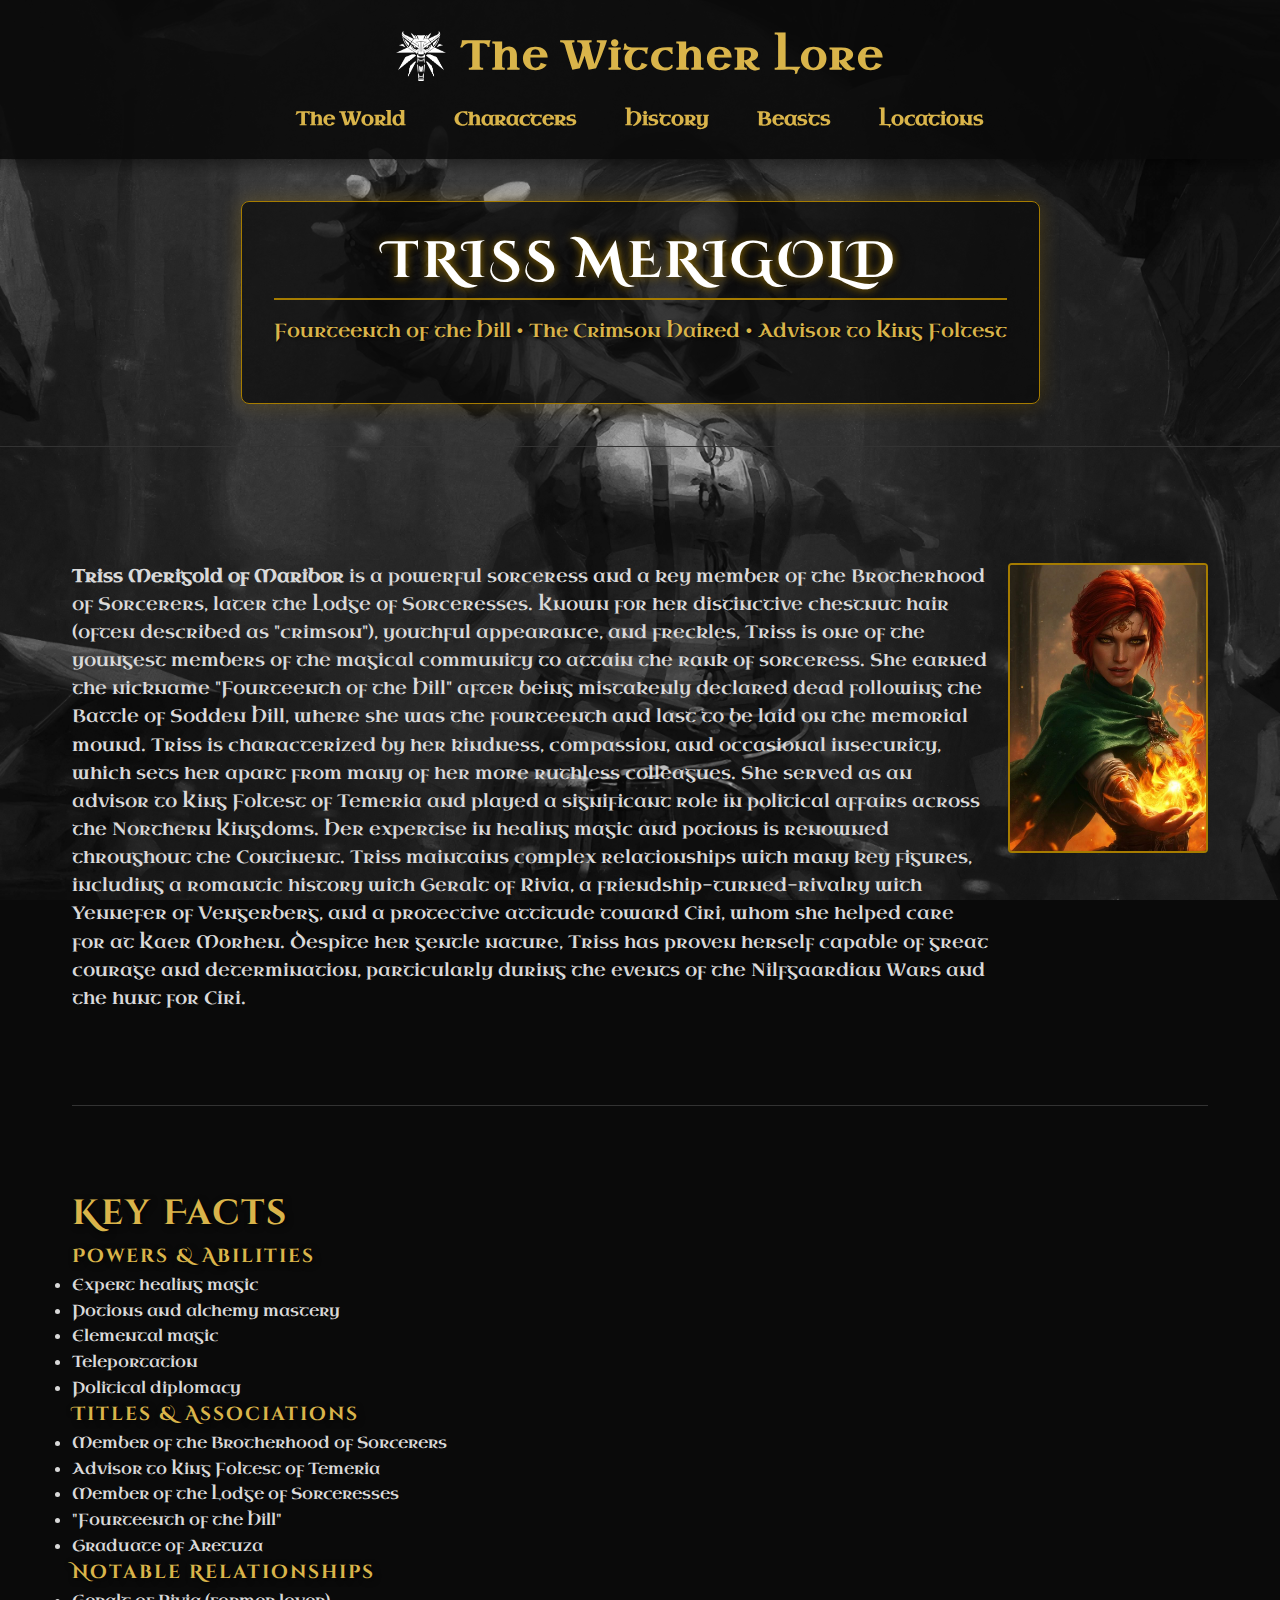
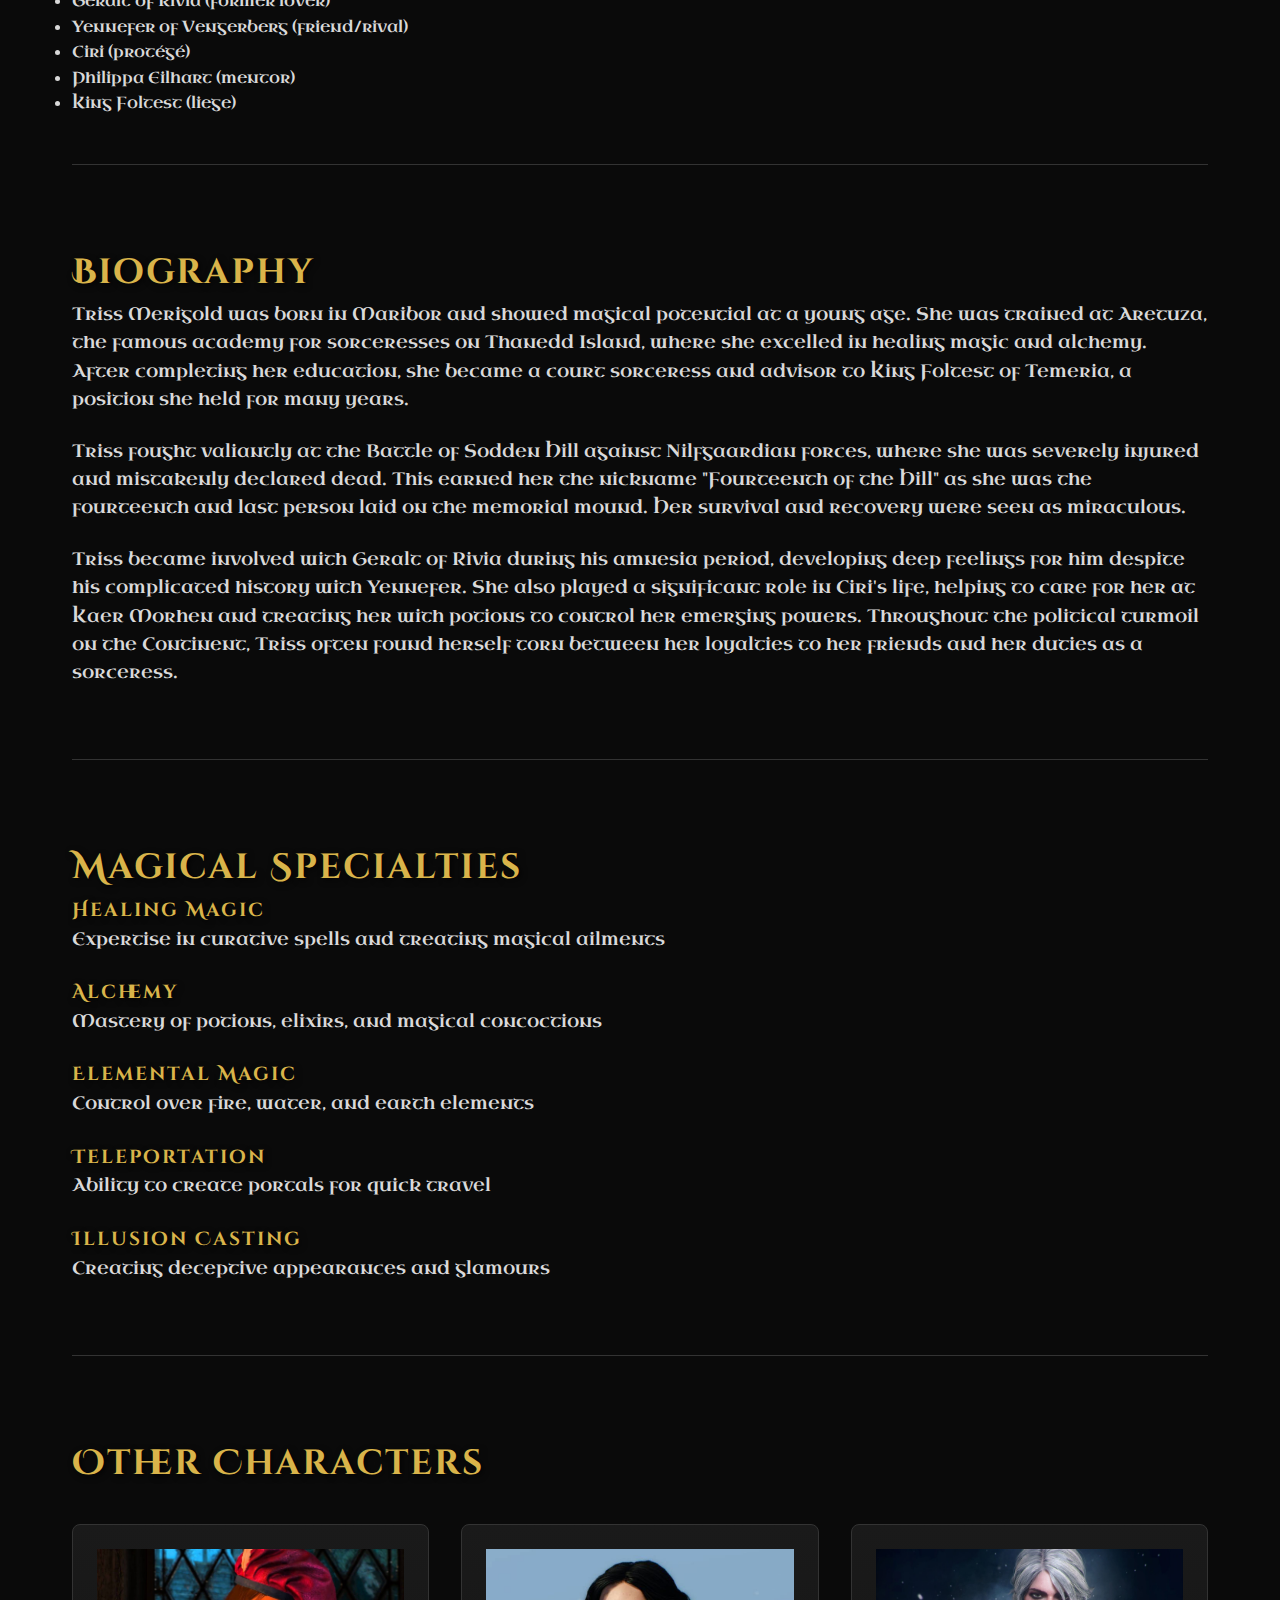
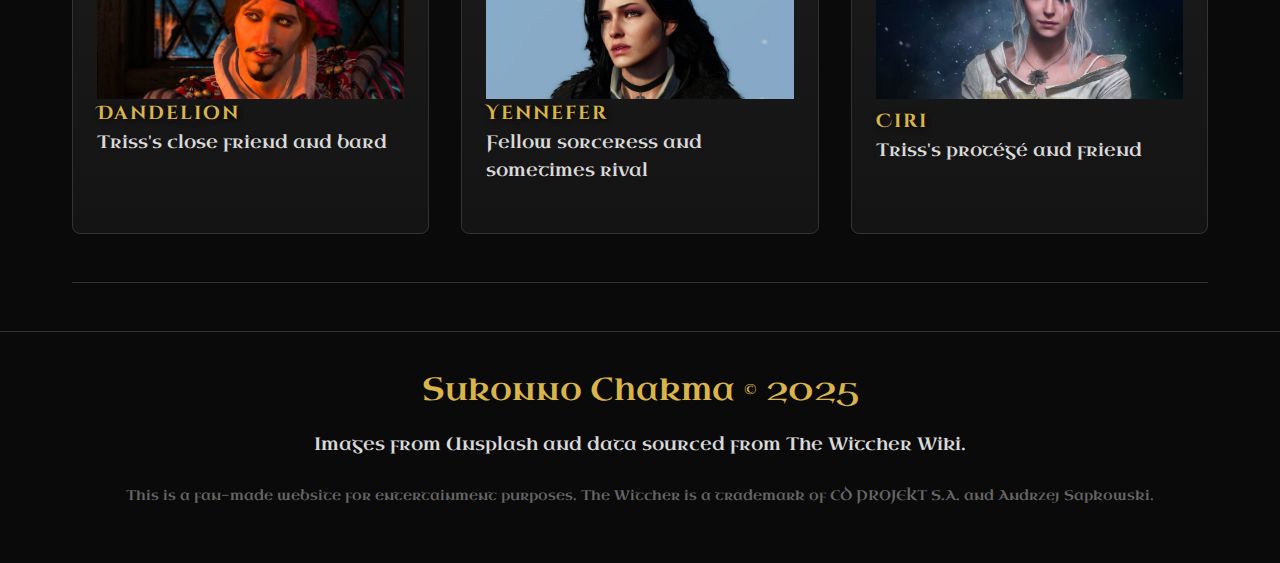
<file: triss.html>
<!DOCTYPE html>
<html lang="en">
<head>
  <meta charset="UTF-8">
  <meta name="viewport" content="width=device-width, initial-scale=1.0">
  <title>Triss Merigold — Witcher Lore</title>
  <link rel="stylesheet" href="style.css">
  <script src="index.js" defer></script>
  <link href="https://fonts.googleapis.com/css2?family=Cinzel+Decorative:wght@400;700&family=Uncial+Antiqua&display=swap" rel="stylesheet">
</head>
<body  style="
    background: url('/images/triss_background.jpg') no-repeat center center fixed;
    background-size: cover;
    background-color: #0a0a0a">

  <header>
    <div class="container">
      <div class="logo">
        <img src="images/witcher_logo.png" alt="The Witcher Logo" class="logo-icon">
        <div class="logo-text">The Witcher Lore</div>
      </div>
      <nav>
        <ul>
          <li><a href="index.html#world">The World</a></li>
          <li><a href="index.html#characters">Characters</a></li>
          <li><a href="index.html#history">History</a></li>
          <li><a href="index.html#beasts">Beasts</a></li>
          <li><a href="index.html#locations">Locations</a></li>
        </ul>
      </nav>
    </div>
  </header>

  <main class="page character-page">
    <!-- Hero Section -->
    <section class="character-hero">
      <div class="hero-content">
        <h1>Triss Merigold</h1>
        <p>Fourteenth of the Hill • The Crimson Haired • Advisor to King Foltest</p>
      </div>
    </section>

    <div class="container">
      <!-- Character Intro -->
      <section class="character-intro">
<div class="description-with-image" style="display: flex; align-items: flex-start; gap: 20px; margin: 20px 0;">
  <div style="flex: 1;">
      <p><strong>Triss Merigold of Maribor</strong> is a powerful sorceress and a key member of the Brotherhood of Sorcerers, later the Lodge of Sorceresses. Known for her distinctive chestnut hair (often described as "crimson"), youthful appearance, and freckles, Triss is one of the youngest members of the magical community to attain the rank of sorceress. She earned the nickname "Fourteenth of the Hill" after being mistakenly declared dead following the Battle of Sodden Hill, where she was the fourteenth and last to be laid on the memorial mound.

                 Triss is characterized by her kindness, compassion, and occasional insecurity, which sets her apart from many of her more ruthless colleagues. She served as an advisor to King Foltest of Temeria and played a significant role in political affairs across the Northern Kingdoms. Her expertise in healing magic and potions is renowned throughout the Continent.

                 Triss maintains complex relationships with many key figures, including a romantic history with Geralt of Rivia, a friendship-turned-rivalry with Yennefer of Vengerberg, and a protective attitude toward Ciri, whom she helped care for at Kaer Morhen. Despite her gentle nature, Triss has proven herself capable of great courage and determination, particularly during the events of the Nilfgaardian Wars and the hunt for Ciri.</p>
  </div>
  <div style="flex-shrink: 0; width: 200px;">
    <img src="/images/triss_image.jpg" alt="Triss Merigold" style="width: 100%; height: auto; border: 2px solid #a67c00; border-radius: 4px;">
  </div>
</div>
      </section>

      <!-- Key Facts -->
      <section class="character-facts">
        <h2>Key Facts</h2>
        <div class="fact-grid">
          <div class="fact-card">
            <h3>Powers & Abilities</h3>
            <ul>
              <li>Expert healing magic</li>
              <li>Potions and alchemy mastery</li>
              <li>Elemental magic</li>
              <li>Teleportation</li>
              <li>Political diplomacy</li>
            </ul>
          </div>
          <div class="fact-card">
            <h3>Titles & Associations</h3>
            <ul>
              <li>Member of the Brotherhood of Sorcerers</li>
              <li>Advisor to King Foltest of Temeria</li>
              <li>Member of the Lodge of Sorceresses</li>
              <li>"Fourteenth of the Hill"</li>
              <li>Graduate of Aretuza</li>
            </ul>
          </div>
          <div class="fact-card">
            <h3>Notable Relationships</h3>
            <ul>
              <li>Geralt of Rivia (former lover)</li>
              <li>Yennefer of Vengerberg (friend/rival)</li>
              <li>Ciri (protégé)</li>
              <li>Philippa Eilhart (mentor)</li>
              <li>King Foltest (liege)</li>
            </ul>
          </div>
        </div>
      </section>

      <!-- Biography -->
      <section class="character-biography">
        <h2>Biography</h2>
        <div class="bio-content">
          <p>Triss Merigold was born in Maribor and showed magical potential at a young age. She was trained at Aretuza, the famous academy for sorceresses on Thanedd Island, where she excelled in healing magic and alchemy. After completing her education, she became a court sorceress and advisor to King Foltest of Temeria, a position she held for many years.</p>
          
          <p>Triss fought valiantly at the Battle of Sodden Hill against Nilfgaardian forces, where she was severely injured and mistakenly declared dead. This earned her the nickname "Fourteenth of the Hill" as she was the fourteenth and last person laid on the memorial mound. Her survival and recovery were seen as miraculous.</p>
          
          <p>Triss became involved with Geralt of Rivia during his amnesia period, developing deep feelings for him despite his complicated history with Yennefer. She also played a significant role in Ciri's life, helping to care for her at Kaer Morhen and treating her with potions to control her emerging powers. Throughout the political turmoil on the Continent, Triss often found herself torn between her loyalties to her friends and her duties as a sorceress.</p>
        </div>
      </section>

      <!-- Special Abilities -->
      <section class="character-abilities">
        <h2>Magical Specialties</h2>
        <div class="abilities-grid">
          <div class="ability-card">
            <h3>Healing Magic</h3>
            <p>Expertise in curative spells and treating magical ailments</p>
          </div>
          <div class="ability-card">
            <h3>Alchemy</h3>
            <p>Mastery of potions, elixirs, and magical concoctions</p>
          </div>
          <div class="ability-card">
            <h3>Elemental Magic</h3>
            <p>Control over fire, water, and earth elements</p>
          </div>
          <div class="ability-card">
            <h3>Teleportation</h3>
            <p>Ability to create portals for quick travel</p>
          </div>
          <div class="ability-card">
            <h3>Illusion Casting</h3>
            <p>Creating deceptive appearances and glamours</p>
          </div>
        </div>
      </section>

      <!-- Other Characters -->
      <section class="related-characters">
        <h2>Other Characters</h2>
        <div class="card-grid">
          <a class="card" href="dandelion.html">
            <div class="card-content">
              <img src="/images/dandilion.jpg" alt="Dandelion" style="width:100%; height:150px; object-fit:cover; object-position:center top; display:block;">
              <h3>Dandelion</h3>
              <p>Triss's close friend and bard</p>
            </div>
          </a>
          <a class="card" href="yennefer.html">
            <div class="card-content">
              <img src="/images/Yennefer.jpeg" alt="Yennefer" style="width:100%; height:150px; object-fit:cover; display:block; object-position: center top;">
              <h3>Yennefer</h3>
              <p>Fellow sorceress and sometimes rival</p>
            </div>
          </a>
          <a class="card" href="ciri.html">
            <div class="card-content">
              <img src="/images/ciri.png" alt="Ciri" style="width:100%; height:150px; object-fit:cover; object-position: center 20%;">
              <h3>Ciri</h3>
              <p>Triss's protégé and friend</p>
            </div>
          </a>
        </div>
      </section>
    </div>
  </main>

  <!-- Footer -->
  <footer>
    <div class="container">
      <div class="footer-content">
        <div class="footer-logo">Sukonno Chakma © 2025</div>
        <p>Images from Unsplash and data sourced from The Witcher Wiki.</p>
        <p class="copyright">This is a fan-made website for entertainment purposes. The Witcher is a trademark of CD PROJEKT S.A. and Andrzej Sapkowski.</p>
      </div>
    </div>
  </footer>
</body>
</html>
</file>
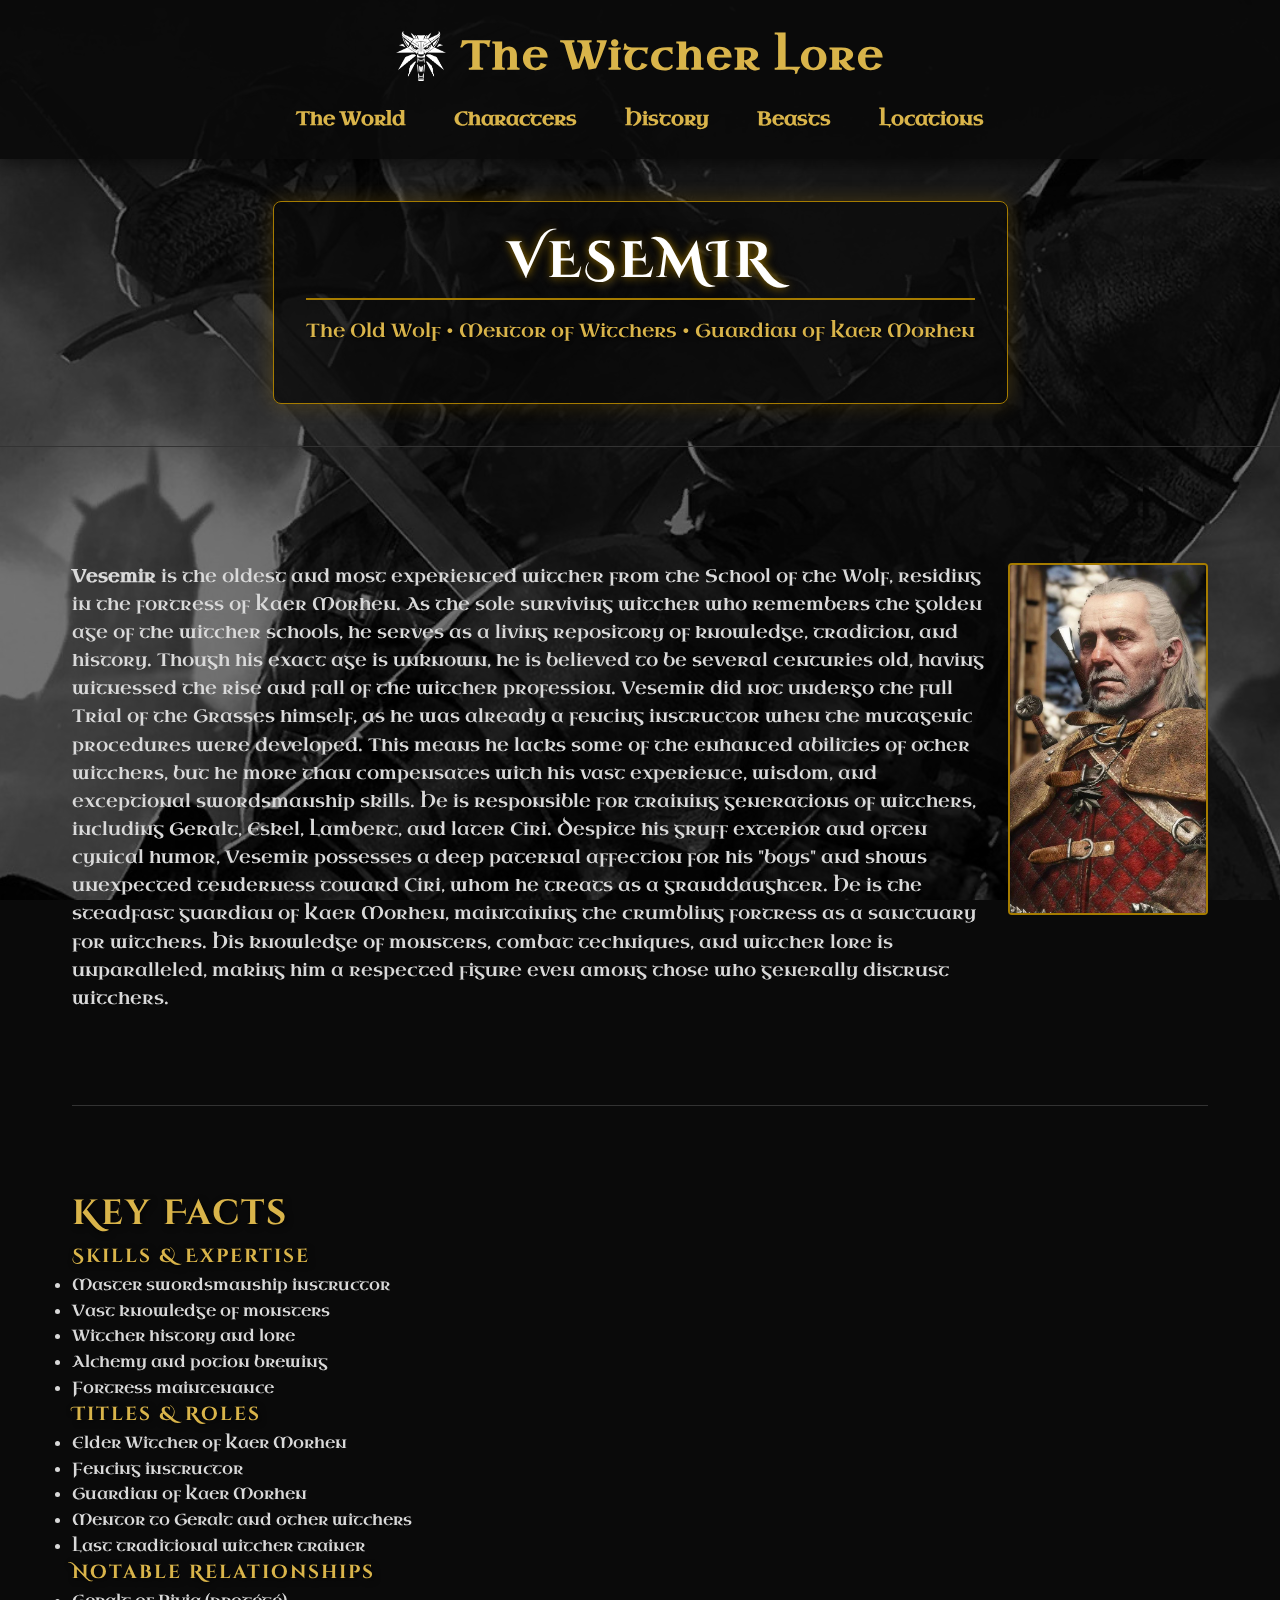
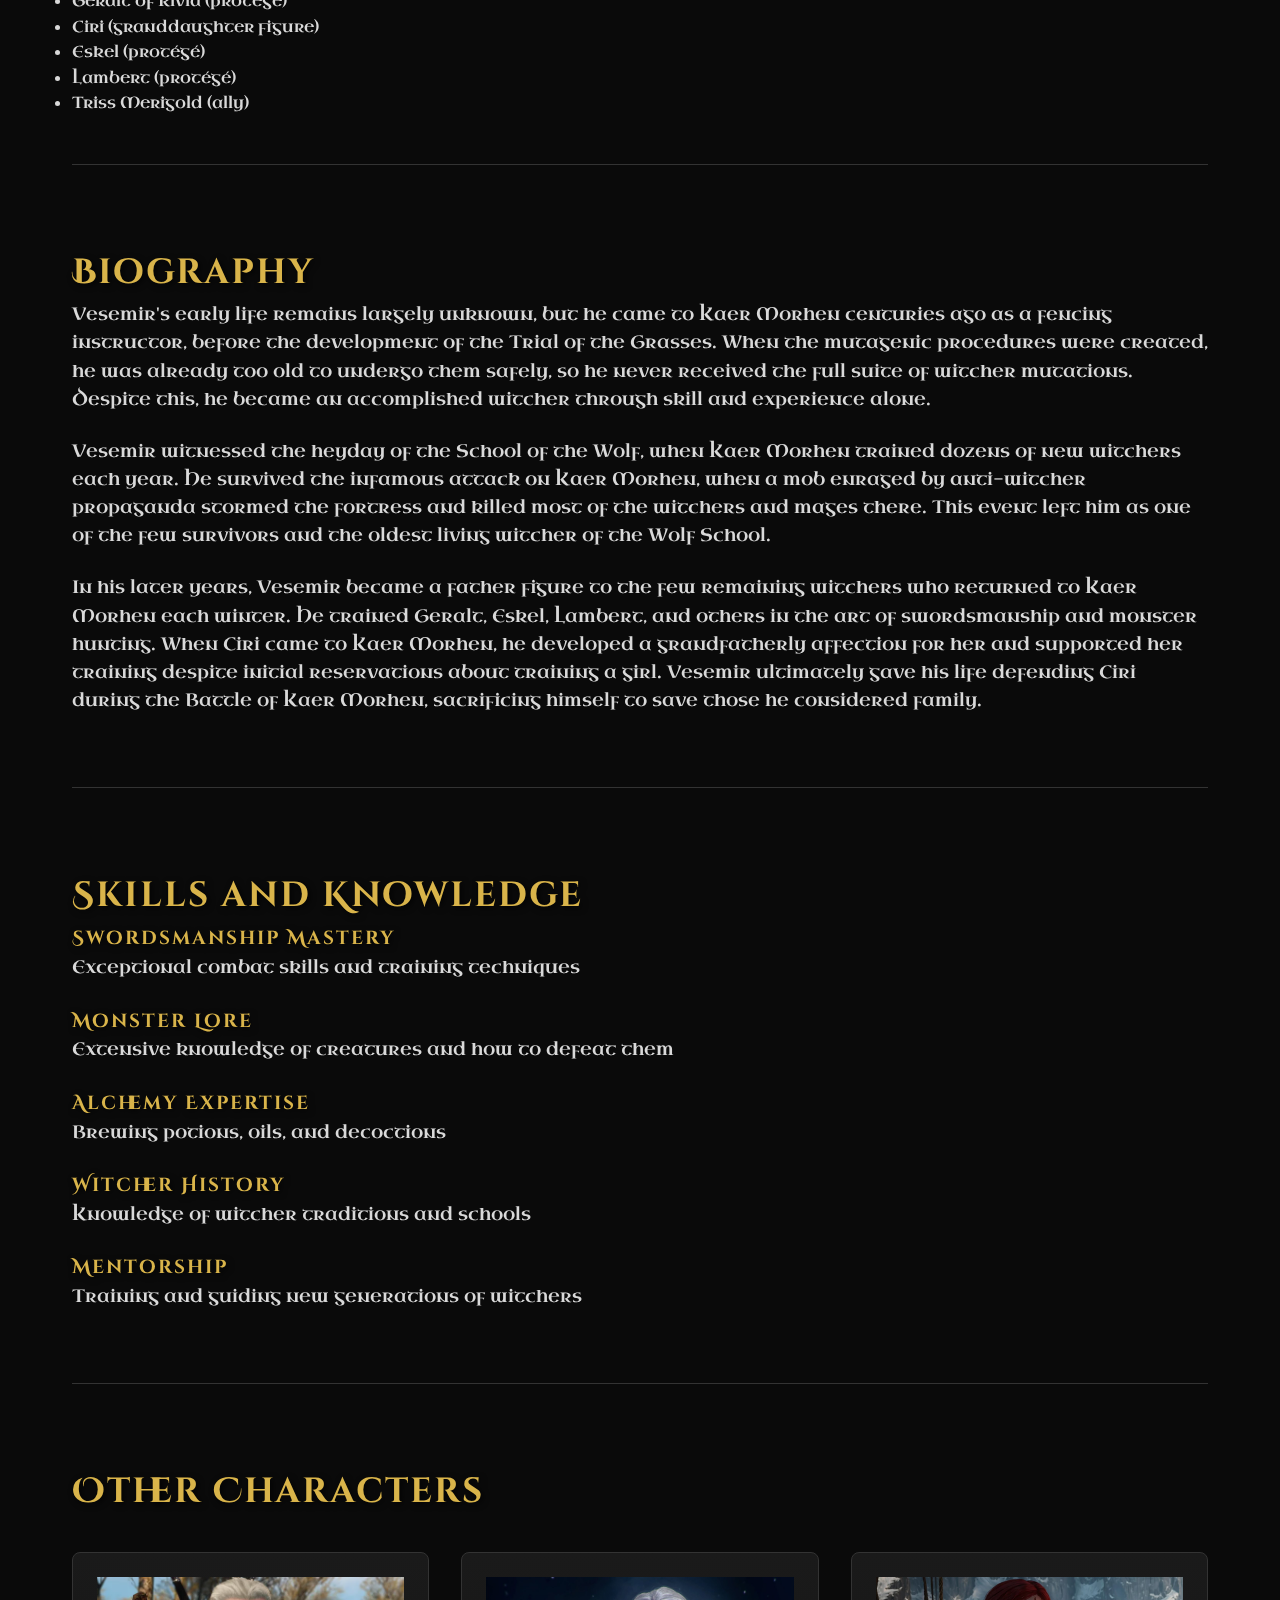
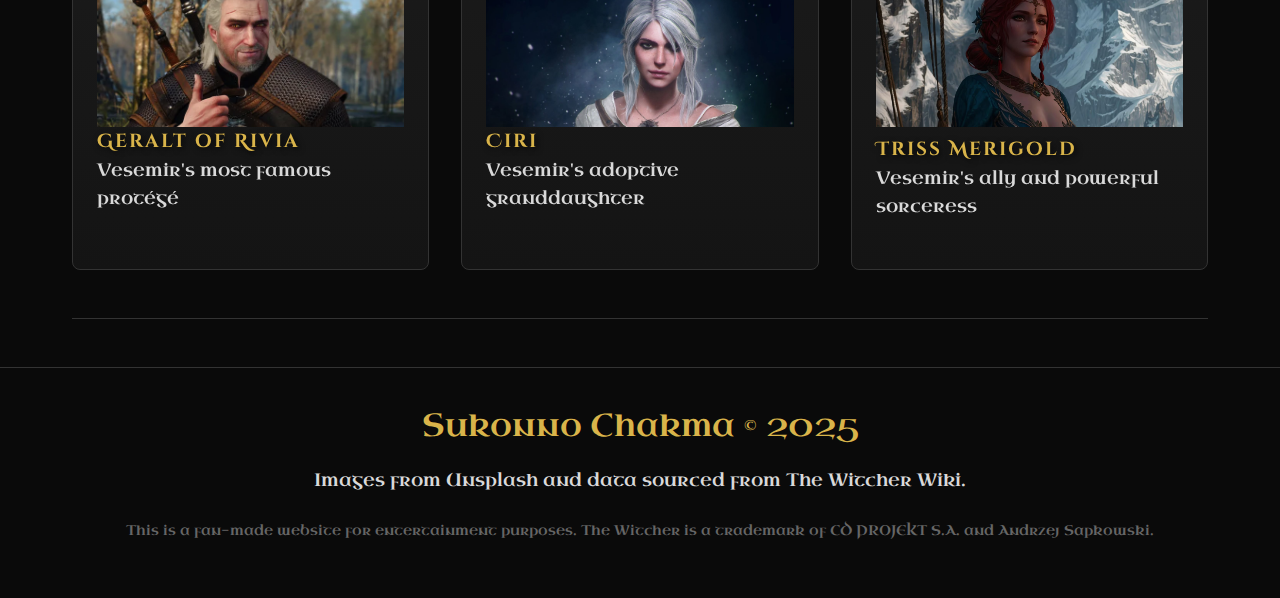
<file: vesemir.html>
<!DOCTYPE html>
<html lang="en">
<head>
  <meta charset="UTF-8">
  <meta name="viewport" content="width=device-width, initial-scale=1.0">
  <title>Vesemir — Witcher Lore</title>
  <link rel="stylesheet" href="style.css">
  <script src="index.js" defer></script>
  <link href="https://fonts.googleapis.com/css2?family=Cinzel+Decorative:wght@400;700&family=Uncial+Antiqua&display=swap" rel="stylesheet">
</head>
<body class="has-page-bg"
  style="--page-scrim:.55; background: url('images/vesemir_background.jpg') no-repeat center center fixed; background-size:cover; background-color:#0a0a0a;">

  <header>
    <div class="container">
      <div class="logo">
        <img src="images/witcher_logo.png" alt="The Witcher Logo" class="logo-icon">
        <div class="logo-text">The Witcher Lore</div>
      </div>
      <nav>
        <ul>
          <li><a href="index.html#world">The World</a></li>
          <li><a href="index.html#characters">Characters</a></li>
          <li><a href="index.html#history">History</a></li>
          <li><a href="index.html#beasts">Beasts</a></li>
          <li><a href="index.html#locations">Locations</a></li>
        </ul>
      </nav>
    </div>
  </header>

  <main class="page character-page">
    <!-- Hero Section -->
    <section class="character-hero">
      <div class="hero-content">
        <h1>Vesemir</h1>
        <p>The Old Wolf • Mentor of Witchers • Guardian of Kaer Morhen</p>
      </div>
    </section>

    <div class="container">
      <!-- Character Intro -->
      <section class="character-intro">
<div class="description-with-image" style="display: flex; align-items: flex-start; gap: 20px; margin: 20px 0;">
  <div style="flex: 1;">
      <p><strong>Vesemir</strong> is the oldest and most experienced witcher from the School of the Wolf, residing in the fortress of Kaer Morhen. As the sole surviving witcher who remembers the golden age of the witcher schools, he serves as a living repository of knowledge, tradition, and history. Though his exact age is unknown, he is believed to be several centuries old, having witnessed the rise and fall of the witcher profession.

                 Vesemir did not undergo the full Trial of the Grasses himself, as he was already a fencing instructor when the mutagenic procedures were developed. This means he lacks some of the enhanced abilities of other witchers, but he more than compensates with his vast experience, wisdom, and exceptional swordsmanship skills. He is responsible for training generations of witchers, including Geralt, Eskel, Lambert, and later Ciri.

                 Despite his gruff exterior and often cynical humor, Vesemir possesses a deep paternal affection for his "boys" and shows unexpected tenderness toward Ciri, whom he treats as a granddaughter. He is the steadfast guardian of Kaer Morhen, maintaining the crumbling fortress as a sanctuary for witchers. His knowledge of monsters, combat techniques, and witcher lore is unparalleled, making him a respected figure even among those who generally distrust witchers.</p>
  </div>
  <div style="flex-shrink: 0; width: 200px;">
    <img src="images/vesemir_image.jpg" alt="Vesemir" style="width: 100%; height: auto; border: 2px solid #a67c00; border-radius: 4px;">
  </div>
</div>
      </section>

      <!-- Key Facts -->
      <section class="character-facts">
        <h2>Key Facts</h2>
        <div class="fact-grid">
          <div class="fact-card">
            <h3>Skills & Expertise</h3>
            <ul>
              <li>Master swordsmanship instructor</li>
              <li>Vast knowledge of monsters</li>
              <li>Witcher history and lore</li>
              <li>Alchemy and potion brewing</li>
              <li>Fortress maintenance</li>
            </ul>
          </div>
          <div class="fact-card">
            <h3>Titles & Roles</h3>
            <ul>
              <li>Elder Witcher of Kaer Morhen</li>
              <li>Fencing instructor</li>
              <li>Guardian of Kaer Morhen</li>
              <li>Mentor to Geralt and other witchers</li>
              <li>Last traditional witcher trainer</li>
            </ul>
          </div>
          <div class="fact-card">
            <h3>Notable Relationships</h3>
            <ul>
              <li>Geralt of Rivia (protégé)</li>
              <li>Ciri (granddaughter figure)</li>
              <li>Eskel (protégé)</li>
              <li>Lambert (protégé)</li>
              <li>Triss Merigold (ally)</li>
            </ul>
          </div>
        </div>
      </section>

      <!-- Biography -->
      <section class="character-biography">
        <h2>Biography</h2>
        <div class="bio-content">
          <p>Vesemir's early life remains largely unknown, but he came to Kaer Morhen centuries ago as a fencing instructor, before the development of the Trial of the Grasses. When the mutagenic procedures were created, he was already too old to undergo them safely, so he never received the full suite of witcher mutations. Despite this, he became an accomplished witcher through skill and experience alone.</p>
          
          <p>Vesemir witnessed the heyday of the School of the Wolf, when Kaer Morhen trained dozens of new witchers each year. He survived the infamous attack on Kaer Morhen, when a mob enraged by anti-witcher propaganda stormed the fortress and killed most of the witchers and mages there. This event left him as one of the few survivors and the oldest living witcher of the Wolf School.</p>
          
          <p>In his later years, Vesemir became a father figure to the few remaining witchers who returned to Kaer Morhen each winter. He trained Geralt, Eskel, Lambert, and others in the art of swordsmanship and monster hunting. When Ciri came to Kaer Morhen, he developed a grandfatherly affection for her and supported her training despite initial reservations about training a girl. Vesemir ultimately gave his life defending Ciri during the Battle of Kaer Morhen, sacrificing himself to save those he considered family.</p>
        </div>
      </section>

      <!-- Special Abilities -->
      <section class="character-abilities">
        <h2>Skills and Knowledge</h2>
        <div class="abilities-grid">
          <div class="ability-card">
            <h3>Swordsmanship Mastery</h3>
            <p>Exceptional combat skills and training techniques</p>
          </div>
          <div class="ability-card">
            <h3>Monster Lore</h3>
            <p>Extensive knowledge of creatures and how to defeat them</p>
          </div>
          <div class="ability-card">
            <h3>Alchemy Expertise</h3>
            <p>Brewing potions, oils, and decoctions</p>
          </div>
          <div class="ability-card">
            <h3>Witcher History</h3>
            <p>Knowledge of witcher traditions and schools</p>
          </div>
          <div class="ability-card">
            <h3>Mentorship</h3>
            <p>Training and guiding new generations of witchers</p>
          </div>
        </div>
      </section>

      <!-- Other Characters -->
      <section class="related-characters">
        <h2>Other Characters</h2>
        <div class="card-grid">
          <a class="card" href="geralt.html">
            <div class="card-content">
              <img src="images/geralt.jpg" alt="Geralt" style="width:100%; height:150px; object-fit:cover; object-position:center top; display:block;">
              <h3>Geralt of Rivia</h3>
              <p>Vesemir's most famous protégé</p>
            </div>
          </a>
          <a class="card" href="ciri.html">
            <div class="card-content">
              <img src="images/ciri.png" alt="Ciri" style="width:100%; height:150px; object-fit:cover; display:block; object-position: center top;">
              <h3>Ciri</h3>
              <p>Vesemir's adoptive granddaughter</p>
            </div>
          </a>
          <a class="card" href="triss.html">
            <div class="card-content">
              <img src="images/triss.jpg" alt="Triss" style="width:100%; height:150px; object-fit:cover; object-position:center 20%;">
              <h3>Triss Merigold</h3>
              <p>Vesemir's ally and powerful sorceress</p>
            </div>
          </a>
        </div>
      </section>
    </div>
  </main>

  <!-- Footer -->
  <footer>
    <div class="container">
      <div class="footer-content">
        <div class="footer-logo">Sukonno Chakma © 2025</div>
        <p>Images from Unsplash and data sourced from The Witcher Wiki.</p>
        <p class="copyright">This is a fan-made website for entertainment purposes. The Witcher is a trademark of CD PROJEKT S.A. and Andrzej Sapkowski.</p>
      </div>
    </div>
  </footer>
</body>
</html>
</file>
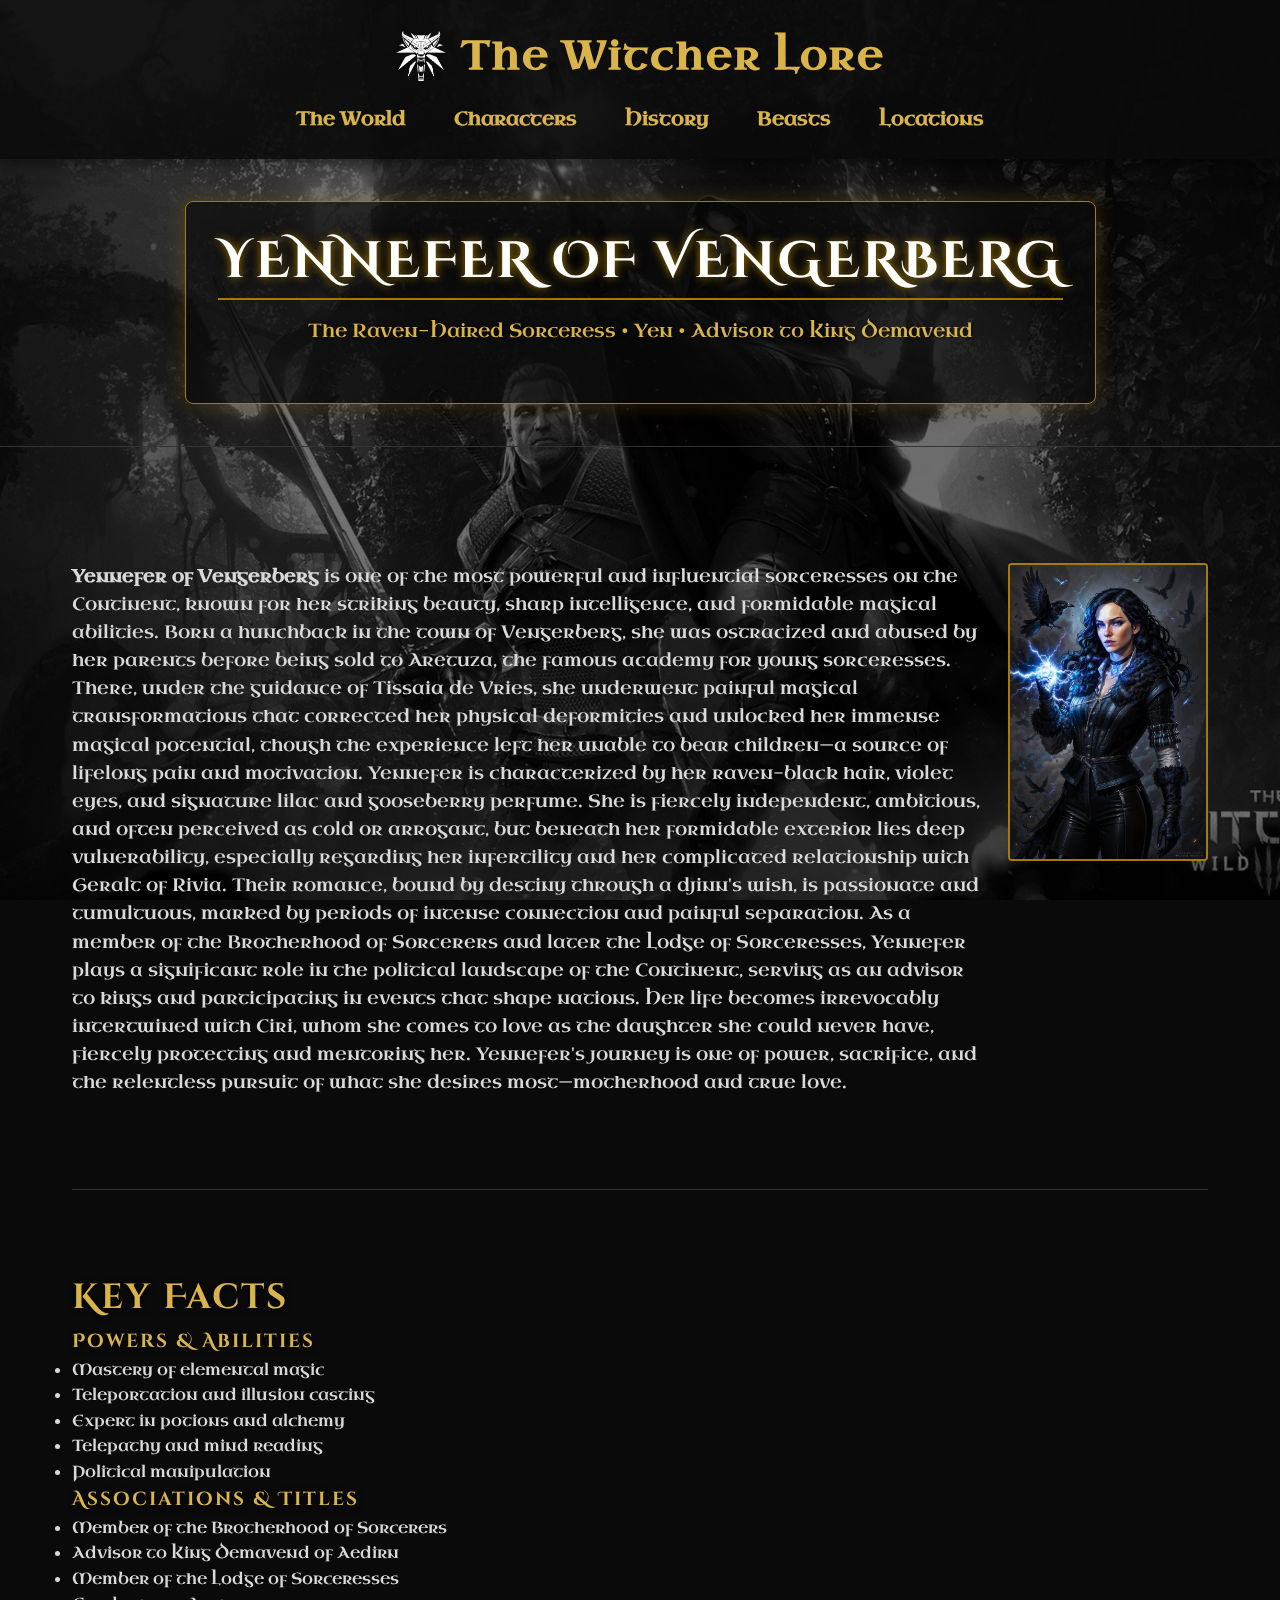
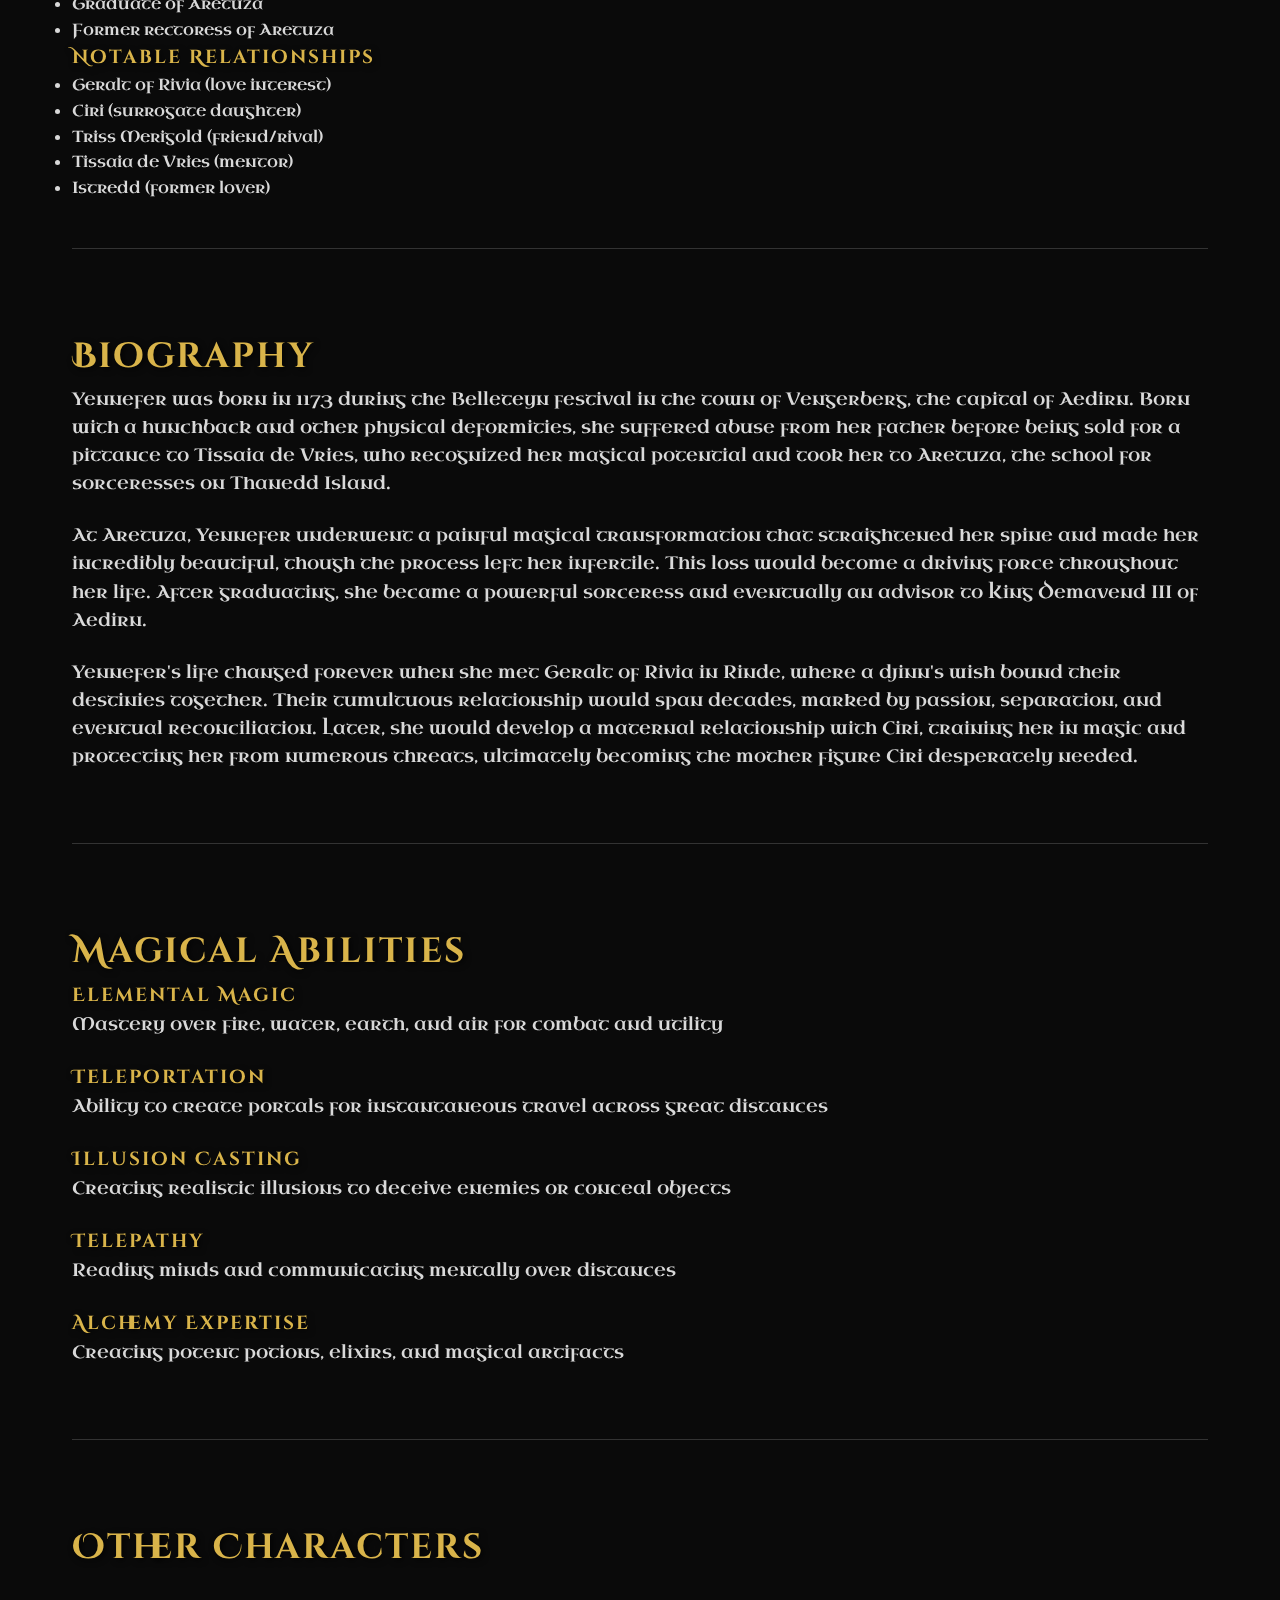
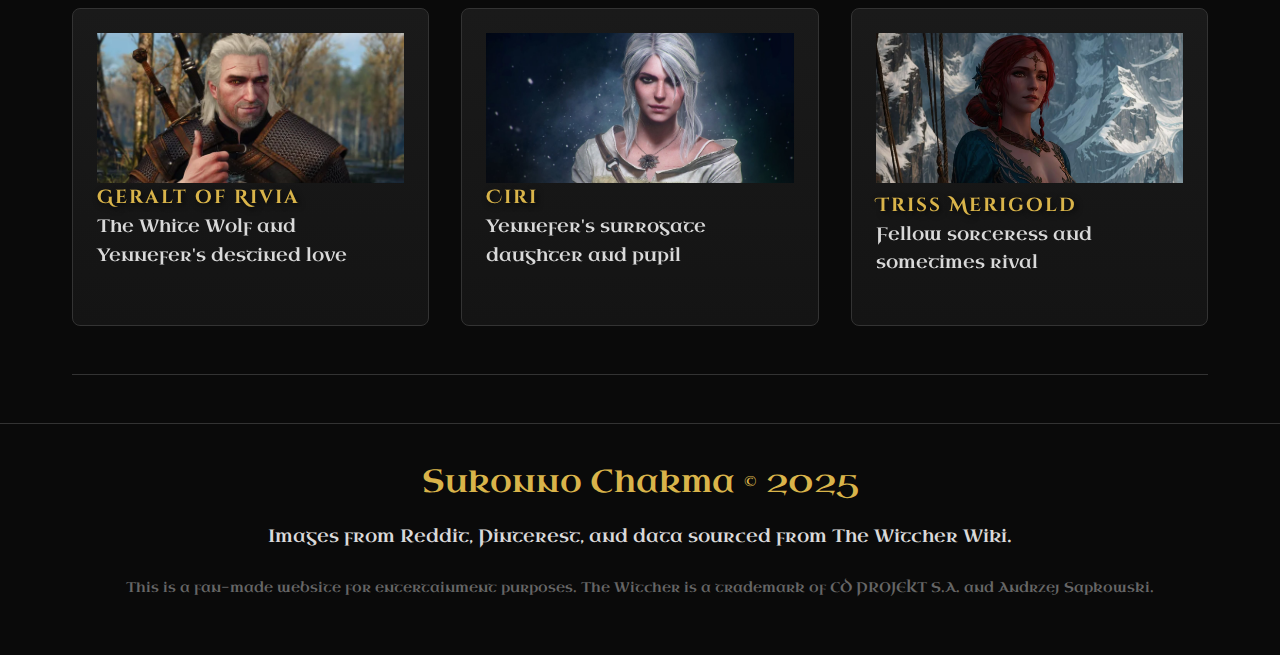
<file: yennefer.html>
<!DOCTYPE html>
<html lang="en">
<head>
  <meta charset="UTF-8">
  <meta name="viewport" content="width=device-width, initial-scale=1.0">
  <title>Yennefer of Vengerberg — Witcher Lore</title>
  <link rel="stylesheet" href="style.css">
  <script src="index.js" defer></script>
  <link href="https://fonts.googleapis.com/css2?family=Cinzel+Decorative:wght@400;700&family=Uncial+Antiqua&display=swap" rel="stylesheet">
</head>
<body class="has-page-bg"
  style="--page-scrim:.55; background: url('images/yennefer_background.jpg') no-repeat center center fixed; background-size:cover; background-color:#0a0a0a;">

  <header>
    <div class="container">
      <div class="logo">
        <img src="images/witcher_logo.png" alt="The Witcher Logo" class="logo-icon">
        <div class="logo-text">The Witcher Lore</div>
      </div>
      <nav>
        <ul>
          <li><a href="index.html#world">The World</a></li>
          <li><a href="index.html#characters">Characters</a></li>
          <li><a href="index.html#history">History</a></li>
          <li><a href="index.html#beasts">Beasts</a></li>
          <li><a href="index.html#locations">Locations</a></li>
        </ul>
      </nav>
    </div>
  </header>

  <main class="page character-page">
    <!-- Hero Section -->
    <section class="character-hero">
      <div class="hero-content">
        <h1>Yennefer of Vengerberg</h1>
        <p>The Raven-Haired Sorceress • Yen • Advisor to King Demavend</p>
      </div>
    </section>

    <div class="container">
      <!-- Character Intro -->
      <section class="character-intro">
<div class="description-with-image" style="display: flex; align-items: flex-start; gap: 20px; margin: 20px 0;">
  <div style="flex: 1;">
      <p><strong>Yennefer of Vengerberg</strong> is one of the most powerful and influential sorceresses on the Continent, known for her striking beauty, sharp intelligence, and formidable magical abilities. Born a hunchback in the town of Vengerberg, she was ostracized and abused by her parents before being sold to Aretuza, the famous academy for young sorceresses. There, under the guidance of Tissaia de Vries, she underwent painful magical transformations that corrected her physical deformities and unlocked her immense magical potential, though the experience left her unable to bear children—a source of lifelong pain and motivation.

                 Yennefer is characterized by her raven-black hair, violet eyes, and signature lilac and gooseberry perfume. She is fiercely independent, ambitious, and often perceived as cold or arrogant, but beneath her formidable exterior lies deep vulnerability, especially regarding her infertility and her complicated relationship with Geralt of Rivia. Their romance, bound by destiny through a djinn's wish, is passionate and tumultuous, marked by periods of intense connection and painful separation.

                 As a member of the Brotherhood of Sorcerers and later the Lodge of Sorceresses, Yennefer plays a significant role in the political landscape of the Continent, serving as an advisor to kings and participating in events that shape nations. Her life becomes irrevocably intertwined with Ciri, whom she comes to love as the daughter she could never have, fiercely protecting and mentoring her. Yennefer's journey is one of power, sacrifice, and the relentless pursuit of what she desires most—motherhood and true love.</p>
  </div>
  <div style="flex-shrink: 0; width: 200px;">
    <img src="images/yennefer_image.jpg" alt="Yennefer of Vengerberg" style="width: 100%; height: auto; border: 2px solid #a67c00; border-radius: 4px;">
  </div>
</div>
      </section>

      <!-- Key Facts -->
      <section class="character-facts">
        <h2>Key Facts</h2>
        <div class="fact-grid">
          <div class="fact-card">
            <h3>Powers & Abilities</h3>
            <ul>
              <li>Mastery of elemental magic</li>
              <li>Teleportation and illusion casting</li>
              <li>Expert in potions and alchemy</li>
              <li>Telepathy and mind reading</li>
              <li>Political manipulation</li>
            </ul>
          </div>
          <div class="fact-card">
            <h3>Associations & Titles</h3>
            <ul>
              <li>Member of the Brotherhood of Sorcerers</li>
              <li>Advisor to King Demavend of Aedirn</li>
              <li>Member of the Lodge of Sorceresses</li>
              <li>Graduate of Aretuza</li>
              <li>Former rectoress of Aretuza</li>
            </ul>
          </div>
          <div class="fact-card">
            <h3>Notable Relationships</h3>
            <ul>
              <li>Geralt of Rivia (love interest)</li>
              <li>Ciri (surrogate daughter)</li>
              <li>Triss Merigold (friend/rival)</li>
              <li>Tissaia de Vries (mentor)</li>
              <li>Istredd (former lover)</li>
            </ul>
          </div>
        </div>
      </section>

      <!-- Biography -->
      <section class="character-biography">
        <h2>Biography</h2>
        <div class="bio-content">
          <p>Yennefer was born in 1173 during the Belleteyn festival in the town of Vengerberg, the capital of Aedirn. 
          Born with a hunchback and other physical deformities, she suffered abuse from her father before being sold for a pittance to Tissaia de Vries, 
          who recognized her magical potential and took her to Aretuza, the school for sorceresses on Thanedd Island.</p>
          
          <p>At Aretuza, Yennefer underwent a painful magical transformation that straightened her spine and made her incredibly beautiful, 
          though the process left her infertile. This loss would become a driving force throughout her life. After graduating, 
          she became a powerful sorceress and eventually an advisor to King Demavend III of Aedirn.</p>
          
          <p>Yennefer's life changed forever when she met Geralt of Rivia in Rinde, where a djinn's wish bound their destinies together. 
          Their tumultuous relationship would span decades, marked by passion, separation, and eventual reconciliation. 
          Later, she would develop a maternal relationship with Ciri, training her in magic and protecting her from numerous threats, 
          ultimately becoming the mother figure Ciri desperately needed.</p>
        </div>
      </section>

      <!-- Magical Abilities -->
      <section class="character-abilities">
        <h2>Magical Abilities</h2>
        <div class="abilities-grid">
          <div class="ability-card">
            <h3>Elemental Magic</h3>
            <p>Mastery over fire, water, earth, and air for combat and utility</p>
          </div>
          <div class="ability-card">
            <h3>Teleportation</h3>
            <p>Ability to create portals for instantaneous travel across great distances</p>
          </div>
          <div class="ability-card">
            <h3>Illusion Casting</h3>
            <p>Creating realistic illusions to deceive enemies or conceal objects</p>
          </div>
          <div class="ability-card">
            <h3>Telepathy</h3>
            <p>Reading minds and communicating mentally over distances</p>
          </div>
          <div class="ability-card">
            <h3>Alchemy Expertise</h3>
            <p>Creating potent potions, elixirs, and magical artifacts</p>
          </div>
        </div>
      </section>

      <!-- Other Characters -->
      <section class="related-characters">
        <h2>Other Characters</h2>
        <div class="card-grid">
          <a class="card" href="geralt.html">
            <div class="card-content">
              <img src="images/geralt.jpg" alt="Geralt" style="width:100%; height:150px; object-fit:cover; object-position:center top; display:block;">
              <h3>Geralt of Rivia</h3>
              <p>The White Wolf and Yennefer's destined love</p>
            </div>
          </a>
          <a class="card" href="ciri.html">
            <div class="card-content">
              <img src="images/ciri.png" alt="Ciri" style="width:100%; height:150px; object-fit:cover; display:block; object-position: center 20%;">
              <h3>Ciri</h3>
              <p>Yennefer's surrogate daughter and pupil</p>
            </div>
          </a>
          <a class="card" href="triss.html">
            <div class="card-content">
              <img src="images/triss.jpg" alt="Triss" style="width:100%; height:150px; object-fit:cover; object-position:center 20%;">
              <h3>Triss Merigold</h3>
              <p>Fellow sorceress and sometimes rival</p>
            </div>
          </a>
        </div>
      </section>
    </div>
  </main>

  <!-- Footer -->
  <footer>
    <div class="container">
      <div class="footer-content">
        <div class="footer-logo">Sukonno Chakma © 2025</div>
        <p>Images from Reddit, Pinterest, and data sourced from The Witcher Wiki.</p>
        <p class="copyright">This is a fan-made website for entertainment purposes. The Witcher is a trademark of CD PROJEKT S.A. and Andrzej Sapkowski.</p>
      </div>
    </div>
  </footer>
</body>
</html>
</file>
<file: style.css>
/* ========== Core & Theme ========== */
:root{
  --bg:#0a0a0a; --text:#d9d9d9; --muted:#666;
  --gold:#d9b44a; --gold-2:#a67c00;
  --card1:#1a1a1a; --card2:#141414;
  --shadow:rgba(0,0,0,.5); --glow:rgba(166,124,0,.3);
}

*{margin:0;padding:0;box-sizing:border-box}
html,body{height:100%}
body{
  font-family:'Uncial Antiqua', serif;
  background:#0a0a0a no-repeat fixed center/cover;
  color:var(--text);
  line-height:1.6;
  background-blend-mode:luminosity;
}

/* Typography */
h1,h2,h3,h4{
  font-family:'Cinzel Decorative', serif;
  letter-spacing:2px;
  color:var(--gold);
  text-shadow:2px 2px 6px rgba(0,0,0,.8);
}
h1{font-size:3rem;border-bottom:2px solid var(--gold-2);padding-bottom:.5rem}
h2{font-size:2.2rem;margin-top:2rem}
p{margin:0 0 1.5rem;font-size:1.1rem}
a{color:var(--gold);text-decoration:none;transition:color .3s}
a:hover{color:#f2e6b1;text-decoration:underline}

/* Layout */
.container{max-width:1200px;margin:0 auto;padding:0 2rem}
section{padding:3rem 0;border-bottom:1px solid #333}

/* Header / Nav */
header{
  position:sticky;top:0;z-index:100;
  background:rgba(10,10,10,.9);
  padding:1.5rem 0;box-shadow:0 5px 15px var(--shadow);
}
.logo{display:flex;align-items:center;justify-content:center}
.logo-icon{width:50px;height:50px;margin-right:15px;filter:brightness(5) invert(1)}
.logo-text{font-size:2.5rem;font-weight:700;color:var(--gold);letter-spacing:2px;text-align:center}
nav ul{display:flex;justify-content:center;gap:1rem;list-style:none;margin-top:1rem;flex-wrap:wrap}
nav a{font-size:1.2rem;font-weight:700;padding:.5rem 1rem;border-radius:4px;transition:background-color .3s}
nav a:hover{background-color:color-mix(in oklab, var(--gold-2) 20%, transparent)}

/* Hero (home) + Character hero */
.hero,.character-hero{
  display:flex;align-items:center;justify-content:center;text-align:center;
  position:relative;margin-bottom:3rem
}
.hero{height:80vh}
.character-hero{height:32vh}
.hero-content,.character-hero .hero-content{
  max-width:1000px;padding:2rem;border:1px solid var(--gold-2);border-radius:8px;
  box-shadow:0 0 20px var(--glow);background:rgba(10,10,10,.7)
}
.hero h1,.character-hero h1{
  font-size:clamp(2.2rem,6vw,3.2rem);text-transform:uppercase;color:#fff;
  text-shadow:0 0 10px var(--gold-2),0 0 20px #000;letter-spacing:3px;margin-bottom:1rem;
  line-height:1.1;

}
.hero p,.character-hero p{font-size:1.2rem;color:var(--gold);text-shadow:1px 1px 3px rgba(0,0,0,.8)}

/* Cards */
.card-grid{
  display:grid;
  grid-template-columns:repeat(auto-fill,minmax(300px,1fr));
  gap:2rem;margin-top:2rem
}
.card{
  background:linear-gradient(to bottom,var(--card1),var(--card2));
  border:1px solid #333;border-radius:8px;overflow:hidden;
  transition:transform .3s, box-shadow .3s, border-color .3s
}
.card:hover{transform:translateY(-5px);box-shadow:0 10px 20px var(--shadow);border-color:var(--gold-2)}
.card-content{padding:1.5rem}
.card h3{margin-top:0;color:var(--gold)}
a.card{display:block;color:inherit;text-decoration:none}
a.card:hover{text-decoration:none}

/* Timeline */
.timeline{position:relative;max-width:800px;margin:0 auto}
.timeline::after{
  content:'';position:absolute;inset:0 auto 0 50%;width:6px;background:var(--gold-2);transform:translateX(-3px)
}
.timeline-item{position:relative;width:50%;padding:10px 40px;box-sizing:border-box}
.timeline-item::after{
  content:'';position:absolute;top:15px;right:-13px;width:20px;height:20px;border-radius:50%;
  background:var(--bg);border:4px solid var(--gold-2);z-index:1
}
.left{left:0}
.right{left:50%}
.left::before,.right::before{
  content:"";position:absolute;top:22px;border:10px solid transparent;z-index:1
}
.left::before{right:30px;border-left-color:var(--gold-2)}
.right::before{left:30px;border-right-color:var(--gold-2)}
.right::after{left:-13px}
.timeline-content{padding:20px;background:var(--card1);border:1px solid #333;border-radius:6px}

/* Footer */
footer{background:var(--bg);padding:2rem 0;text-align:center;border-top:1px solid #333;margin-top:3rem}
.footer-content{display:flex;flex-direction:column;align-items:center}
.footer-logo{font-size:2rem;color:var(--gold);margin-bottom:1rem}
.copyright{color:var(--muted);font-size:.9rem}

/* Background Crossfade */
.bg-layer{
  position:fixed;inset:0;z-index:-1;
  background-size:cover;background-position:center;background-repeat:no-repeat;
  opacity:0;transition:opacity .6s ease;filter:brightness(.3) saturate(.9)
}
#bg1{opacity:1}
:root { --scrim: .45; } /* default */
.bg-layer::after{
  content:"";
  position:absolute; inset:0;
  background: rgba(0,0,0, var(--scrim));
  transition: background .3s ease;
}

/* Character pages: consistent overlay on page backgrounds */
body.has-page-bg { position: relative; }
body.has-page-bg::before{
  content:"";
  position: fixed; inset: 0;
  background: rgba(0,0,0, var(--page-scrim, .50)); /* default .50 */
  pointer-events: none;
  z-index: 0;
}
/* Ensure header/content sit above the overlay */
main, footer { position: relative; z-index: 1; }

/* Per-page section wrapper from index.html */
.section{padding:80px 20px;color:#f5f5f5;position:relative}

/* Character pages: inline layout helper */
.description-with-image{display:flex;align-items:flex-start;gap:20px;margin:20px 0}
.description-with-image img{border:2px solid var(--gold-2);border-radius:4px}

/* ========== Utilities ========== */
/* Replace inline styles with these ↓ */
.img-cover{width:100%;height:150px;object-fit:cover;display:block}
.img-contain{width:100%;height:150px;object-fit:contain;display:block}
.img-auto{width:100%;height:auto;display:block}
.center-top{object-position:center top}
.center-20{object-position:center 20%}

/* ========== Responsive ========== */
@media (max-width:768px){
  .timeline::after{left:31px;transform:none}
  .timeline-item{width:100%;padding-left:70px;padding-right:25px;left:0}
  .left::after,.right::after{left:15px}
  .right{left:0}
}
/* focal nudges and a taller option when needed */
.center-30{object-position:50% 30%}
.center-40{object-position:50% 40%}
.h-180{height:180px}
</file>
